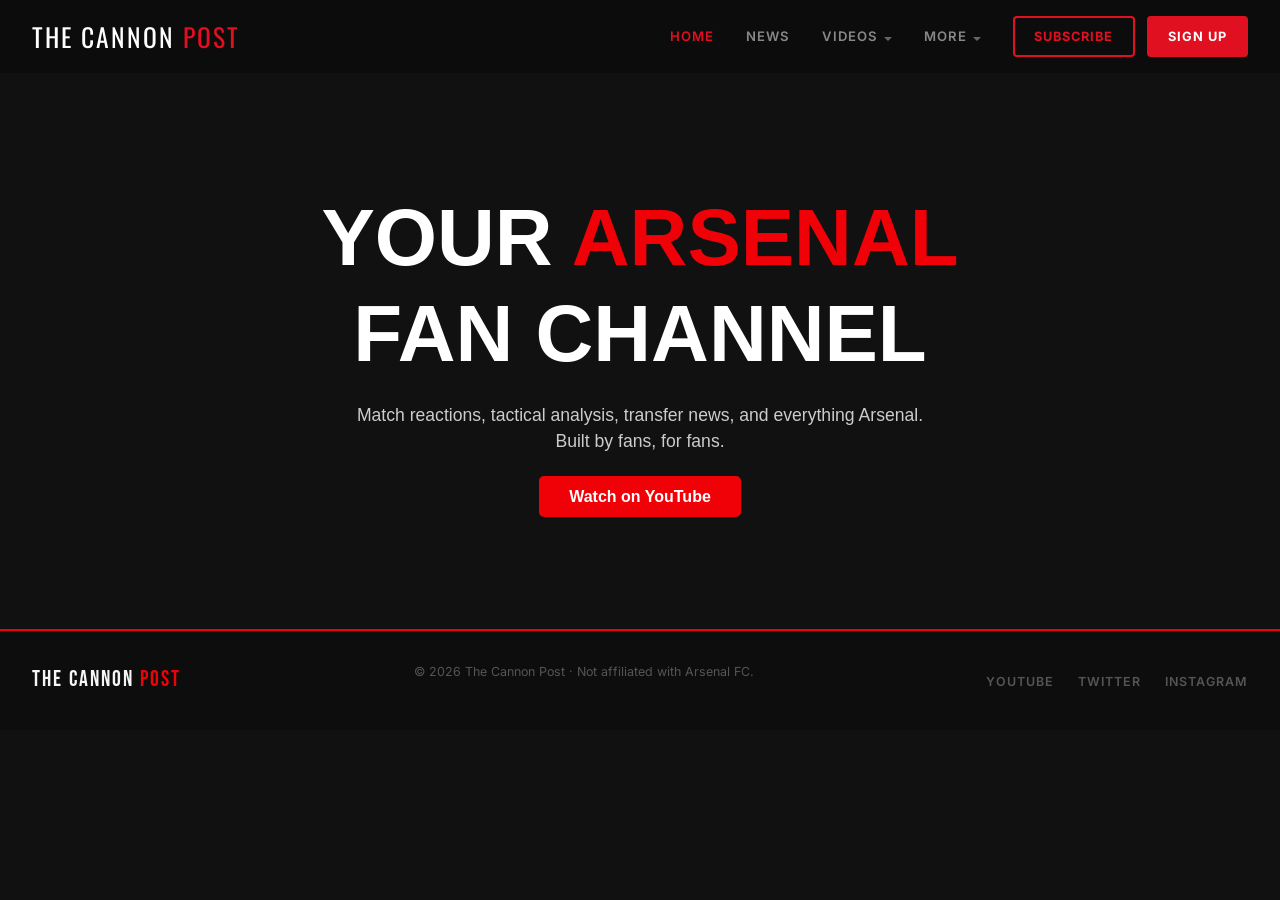
<file: index.html>
<!DOCTYPE html>
<html lang="en">
<head>
    <meta charset="UTF-8">
    <meta name="viewport" content="width=device-width, initial-scale=1.0">
    <title>The Cannon Post</title>

    <link href="https://cdn.jsdelivr.net/npm/bootstrap@5.3.3/dist/css/bootstrap.min.css" rel="stylesheet">

    <style>
        body {
            background-color: #111;
            color: white;
            font-family: Arial, sans-serif;
            padding-top: 70px;
        }

        .hero {
            text-align: center;
            padding: 120px 20px;
        }

        .hero h1 {
            font-size: 5rem;
            font-weight: bold;
            text-transform: uppercase;
            margin-bottom: 20px;
        }

        .hero h1 span {
            color: #EF0107;
        }

        .hero p {
            max-width: 600px;
            margin: auto;
            color: #ccc;
            font-size: 1.1rem;
            margin-bottom: 30px;
        }

        .btn-red {
            background-color: #EF0107;
            color: white;
            padding: 12px 30px;
            text-decoration: none;
            border-radius: 5px;
            font-weight: bold;
        }

        .btn-red:hover {
            background-color: #c50006;
            color: white;
        }
    </style>
</head>
<body>

    <div id="navbar"></div>

    <section class="hero">
        <h1>
            Your <span>Arsenal</span><br>
            Fan Channel
        </h1>

        <p>
            Match reactions, tactical analysis, transfer news,
            and everything Arsenal. Built by fans, for fans.
        </p>

        <a href="#" class="btn-red">
            Watch on YouTube
        </a>
    </section>

    <div id="footer"></div>

    <script src="js_files/layout.js"></script>
    <script src="https://cdn.jsdelivr.net/npm/bootstrap@5.3.3/dist/js/bootstrap.bundle.min.js"></script>

</body>
</html>
</file>
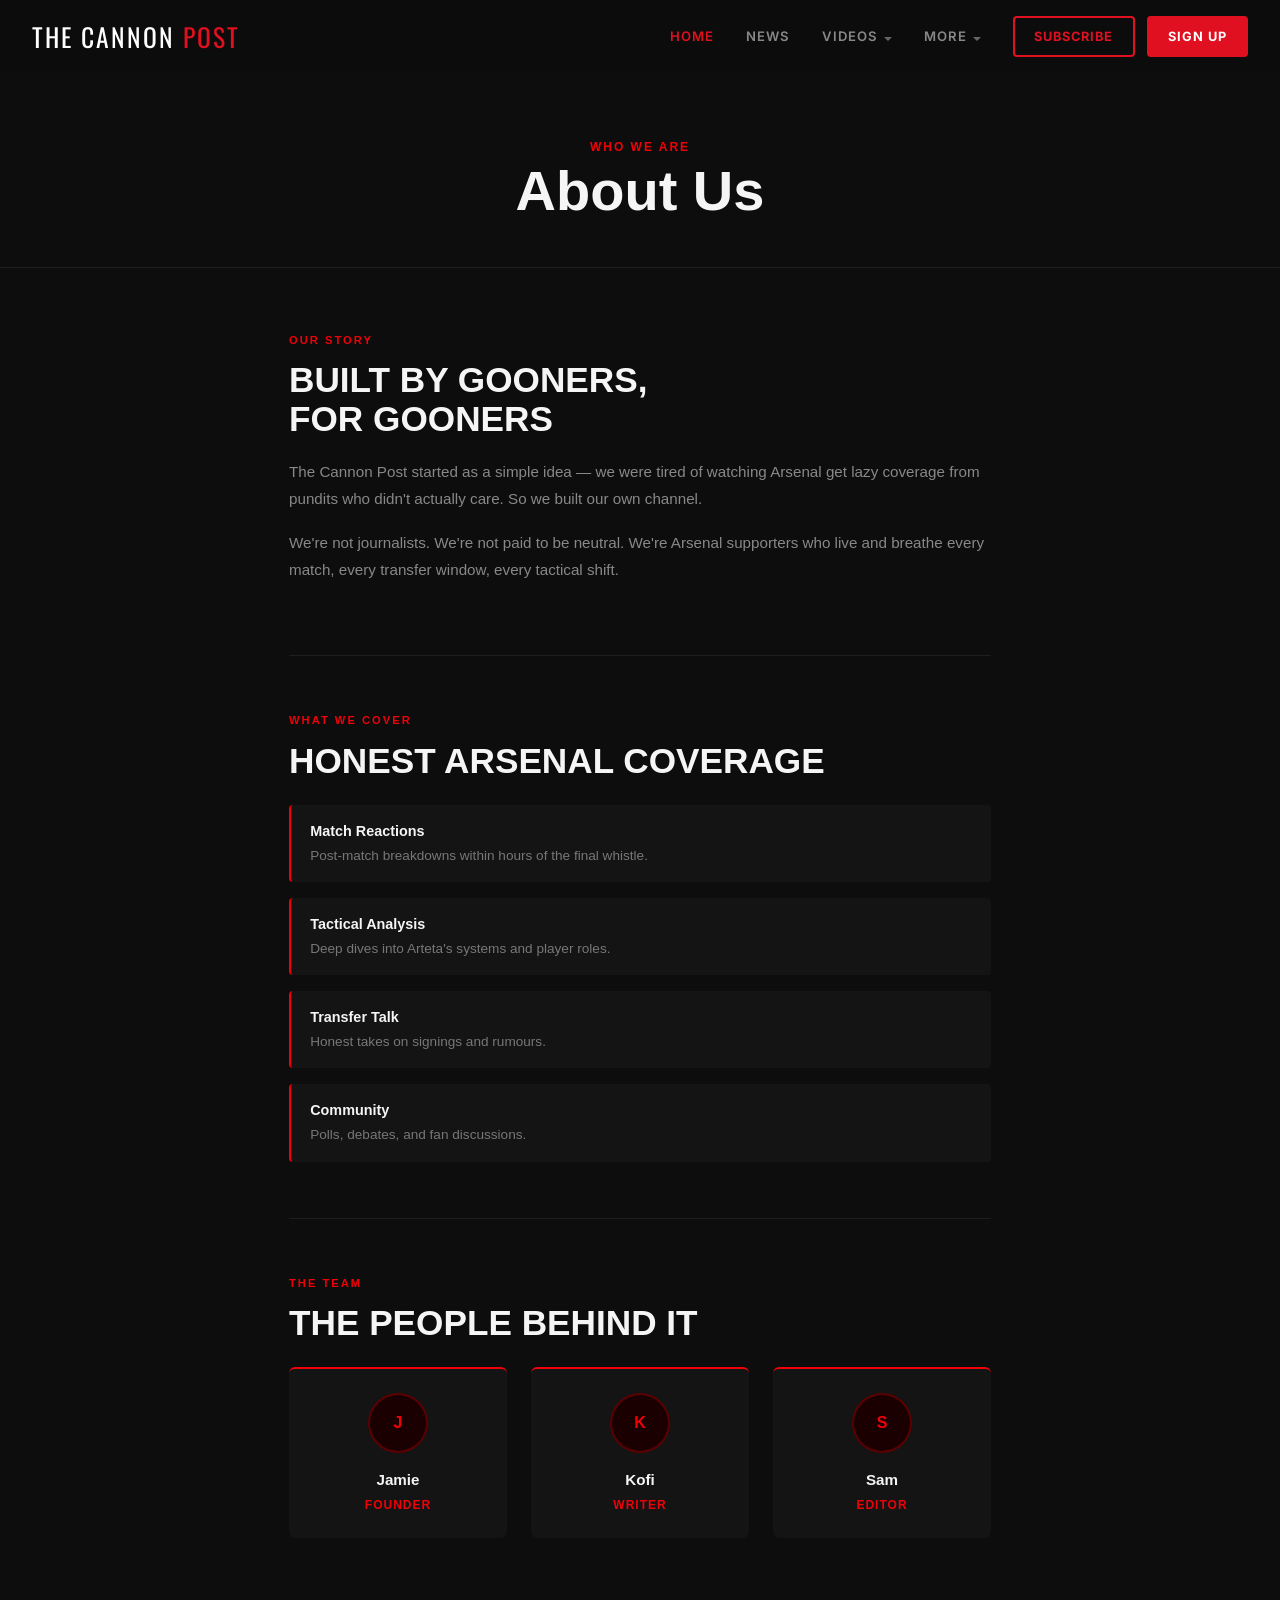
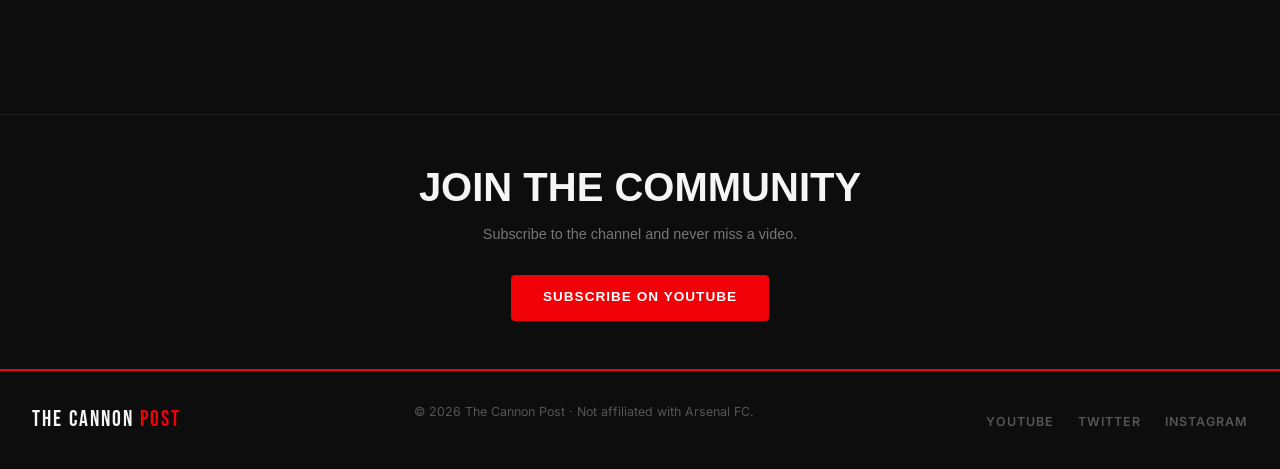
<file: aboutUs.html>
<!DOCTYPE html>
<html lang="en">
<head>
    <meta charset="UTF-8">
    <meta name="viewport" content="width=device-width, initial-scale=1.0">
    <title>About Us – The Cannon Post</title>

    <link href="https://cdn.jsdelivr.net/npm/bootstrap@5.3.3/dist/css/bootstrap.min.css" rel="stylesheet">

    <style>
        body {
            background: #0D0D0D;
            color: #F5F5F5;
            font-family: Arial, sans-serif;
            margin: 0;
            padding-top: 70px;
        }

        /* Page header */
        .page-header {
            text-align: center;
            padding: 4rem 1.5rem 3rem;
            border-bottom: 1px solid rgba(255,255,255,0.07);
        }

        .page-header span {
            font-size: 0.75rem;
            font-weight: 700;
            letter-spacing: 2px;
            text-transform: uppercase;
            color: #EF0107;
        }

        .page-header h1 {
            font-size: 3.5rem;
            font-weight: bold;
            margin: 0.3rem 0 0;
            line-height: 1;
        }

        .about-section {
            max-width: 750px;
            margin: 0 auto;
            padding: 4rem 1.5rem;
        }

        /* Blocks */
        .about-block {
            margin-bottom: 3.5rem;
            padding-bottom: 3.5rem;
            border-bottom: 1px solid rgba(255,255,255,0.07);
        }

        .about-block:last-child {
            border-bottom: none;
        }

        .block-label {
            font-size: 0.7rem;
            font-weight: 700;
            letter-spacing: 2px;
            text-transform: uppercase;
            color: #EF0107;
            margin-bottom: 0.8rem;
        }

        .block-title {
            font-size: 2.2rem;
            font-weight: bold;
            line-height: 1.1;
            margin-bottom: 1.2rem;
        }

        .block-text {
            color: #888;
            font-size: 0.95rem;
            line-height: 1.8;
            margin-bottom: 1rem;
        }

        /* Pillars */
        .pillars {
            display: flex;
            flex-direction: column;
            gap: 1rem;
            margin-top: 1.5rem;
        }

        .pillar {
            display: flex;
            gap: 1rem;
            padding: 1rem 1.2rem;
            background: #141414;
            border-left: 2px solid #EF0107;
            border-radius: 4px;
        }

        .pillar-title {
            font-size: 0.9rem;
            font-weight: bold;
            margin-bottom: 0.2rem;
        }

        .pillar-desc {
            font-size: 0.85rem;
            color: #777;
            line-height: 1.5;
        }

        /* Team */
        .team-grid {
            display: grid;
            grid-template-columns: repeat(auto-fit, minmax(200px, 1fr));
            gap: 1.5rem;
            margin-top: 1.5rem;
        }

        .team-card {
            background: #141414;
            border-radius: 6px;
            padding: 1.5rem;
            text-align: center;
            border-top: 2px solid #EF0107;
        }

        .team-avatar {
            width: 60px;
            height: 60px;
            border-radius: 50%;
            background: #1a0000;
            border: 2px solid rgba(239,1,7,0.3);
            margin: 0 auto 1rem;
            display: flex;
            align-items: center;
            justify-content: center;
            font-weight: bold;
            color: #EF0107;
        }

        .team-name {
            font-weight: bold;
            font-size: 0.95rem;
            margin-bottom: 0.3rem;
        }

        .team-role {
            font-size: 0.75rem;
            color: #EF0107;
            font-weight: bold;
            letter-spacing: 1px;
            text-transform: uppercase;
        }

        /* CTA */
        .about-cta {
            text-align: center;
            padding: 3rem 1.5rem;
            border-top: 1px solid rgba(255,255,255,0.07);
        }

        .about-cta h2 {
            font-size: 2.5rem;
            font-weight: bold;
            margin-bottom: 0.8rem;
        }

        .about-cta p {
            color: #777;
            font-size: 0.9rem;
            margin-bottom: 1.8rem;
        }

        .btn-red {
            background: #EF0107;
            color: white;
            padding: 0.8rem 2rem;
            border-radius: 4px;
            font-weight: bold;
            font-size: 0.85rem;
            letter-spacing: 1px;
            text-transform: uppercase;
            text-decoration: none;
            display: inline-block;
        }

        .btn-red:hover {
            background: #c8000a;
            color: white;
        }
    </style>
</head>
<body>

    <div id="navbar"></div>

    <!-- Header -->
    <div class="page-header">
        <span>Who We Are</span>
        <h1>About Us</h1>
    </div>

    <div class="about-section">

        <!-- Story -->
        <div class="about-block">
            <div class="block-label">Our Story</div>
            <h2 class="block-title">BUILT BY GOONERS,<br>FOR GOONERS</h2>

            <p class="block-text">
                The Cannon Post started as a simple idea — we were tired of watching Arsenal get lazy coverage from pundits who didn't actually care. So we built our own channel.
            </p>

            <p class="block-text">
                We're not journalists. We're not paid to be neutral. We're Arsenal supporters who live and breathe every match, every transfer window, every tactical shift.
            </p>
        </div>

        <!-- What we do -->
        <div class="about-block">
            <div class="block-label">What We Cover</div>
            <h2 class="block-title">HONEST ARSENAL COVERAGE</h2>

            <div class="pillars">
                <div class="pillar">
                    <div>
                        <div class="pillar-title">Match Reactions</div>
                        <div class="pillar-desc">Post-match breakdowns within hours of the final whistle.</div>
                    </div>
                </div>

                <div class="pillar">
                    <div>
                        <div class="pillar-title">Tactical Analysis</div>
                        <div class="pillar-desc">Deep dives into Arteta's systems and player roles.</div>
                    </div>
                </div>

                <div class="pillar">
                    <div>
                        <div class="pillar-title">Transfer Talk</div>
                        <div class="pillar-desc">Honest takes on signings and rumours.</div>
                    </div>
                </div>

                <div class="pillar">
                    <div>
                        <div class="pillar-title">Community</div>
                        <div class="pillar-desc">Polls, debates, and fan discussions.</div>
                    </div>
                </div>
            </div>
        </div>

        <!-- Team -->
        <div class="about-block">
            <div class="block-label">The Team</div>
            <h2 class="block-title">THE PEOPLE BEHIND IT</h2>

            <div class="team-grid">
                <div class="team-card">
                    <div class="team-avatar">J</div>
                    <div class="team-name">Jamie</div>
                    <div class="team-role">Founder</div>
                </div>

                <div class="team-card">
                    <div class="team-avatar">K</div>
                    <div class="team-name">Kofi</div>
                    <div class="team-role">Writer</div>
                </div>

                <div class="team-card">
                    <div class="team-avatar">S</div>
                    <div class="team-name">Sam</div>
                    <div class="team-role">Editor</div>
                </div>
            </div>
        </div>

    </div>

    <!-- CTA -->
    <div class="about-cta">
        <h2>JOIN THE COMMUNITY</h2>
        <p>Subscribe to the channel and never miss a video.</p>
        <a href="#" class="btn-red">Subscribe on YouTube</a>
    </div>

    <div id="footer"></div>

    <script src="js_files/layout.js"></script>
    <script src="https://cdn.jsdelivr.net/npm/bootstrap@5.3.3/dist/js/bootstrap.bundle.min.js"></script>

</body>
</html>
</file>
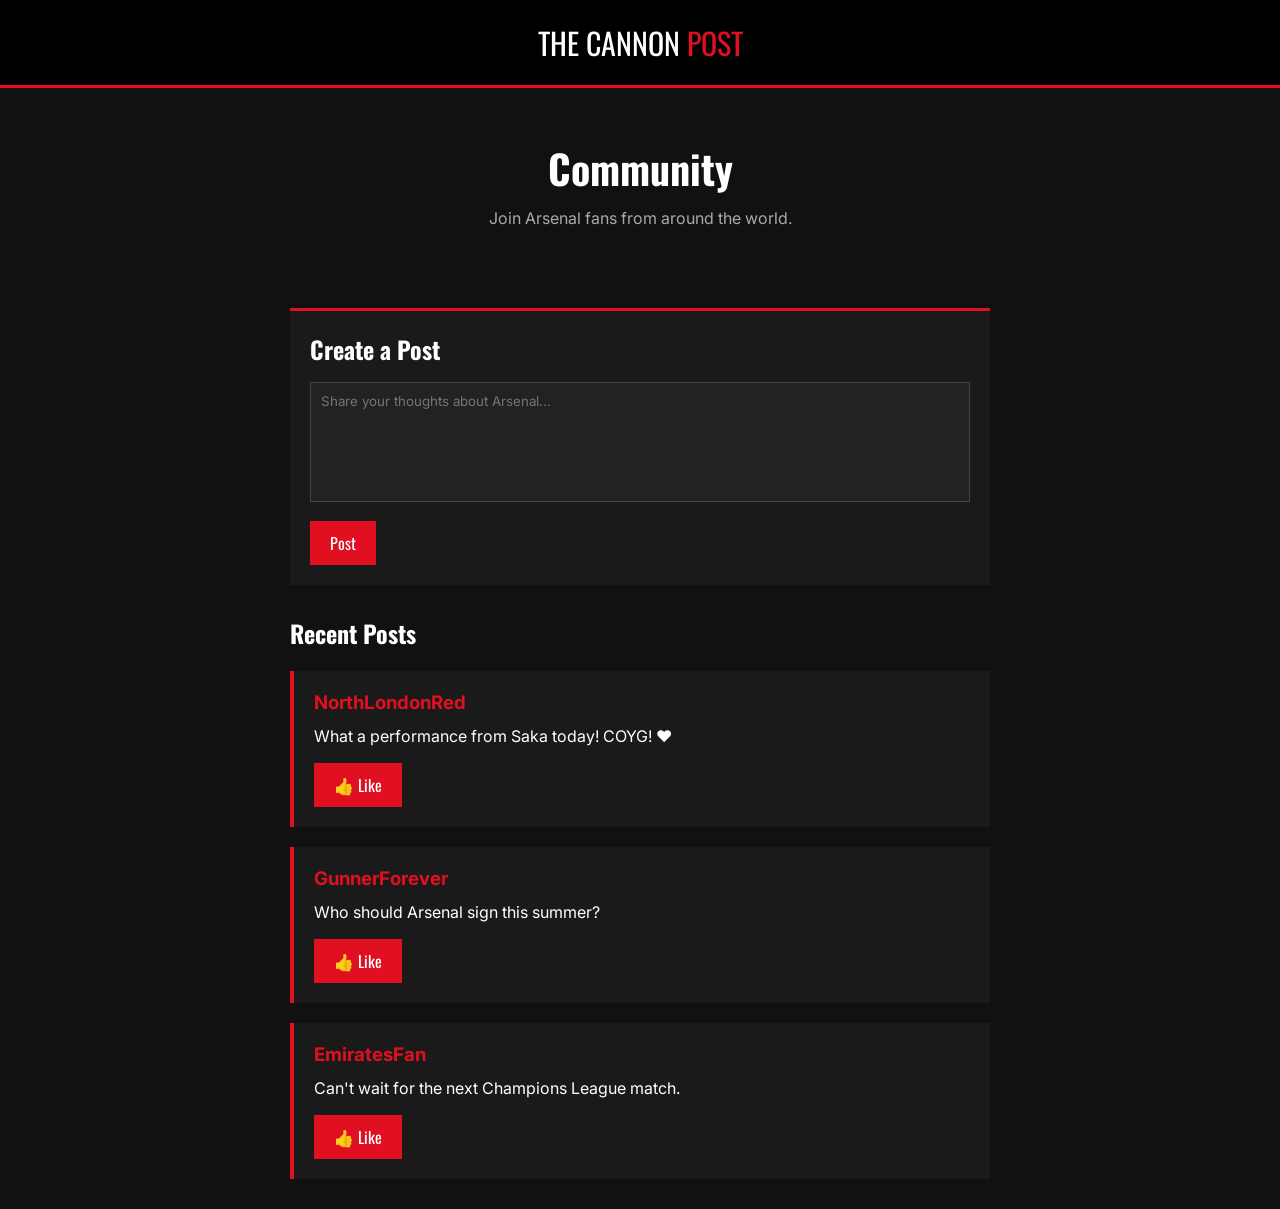
<file: community.html>
<!DOCTYPE html>
<html lang="en">
<head>
    <!-- Character encoding -->
    <meta charset="UTF-8">

    <!-- Responsive page -->
    <meta name="viewport" content="width=device-width, initial-scale=1.0">

    <!-- Page title -->
    <title>Community - The Cannon Post</title>

    <!-- Google Fonts -->
    <link href="https://fonts.googleapis.com/css2?family=Oswald:wght@600;700&family=Inter:wght@400;600&display=swap" rel="stylesheet">

    <!-- CSS -->
    <link rel="stylesheet" href="./community.css">
</head>

<body>
<div id="navbar"></div>
<!-- Header -->
<header>
    <a href="./index.html">
        THE CANNON <span>POST</span>
    </a>
</header>

<!-- Hero section -->
<section class="hero">
    <h1>Community</h1>
    <p>Join Arsenal fans from around the world.</p>
</section>

<!-- Create Post -->
<section class="post-box">

    <h2>Create a Post</h2>

    <textarea
        id="postInput"
        placeholder="Share your thoughts about Arsenal..."
        maxlength="200"></textarea>

    <button onclick="addPost()">
        Post
    </button>

</section>

<!-- Posts -->
<section class="posts">

    <h2>Recent Posts</h2>

    <div id="postList">

        <div class="post">
            <h3>NorthLondonRed</h3>
            <p>What a performance from Saka today! COYG! ❤️</p>
            <button onclick="like(this)">👍 Like</button>
        </div>

        <div class="post">
            <h3>GunnerForever</h3>
            <p>Who should Arsenal sign this summer?</p>
            <button onclick="like(this)">👍 Like</button>
        </div>

        <div class="post">
            <h3>EmiratesFan</h3>
            <p>Can't wait for the next Champions League match.</p>
            <button onclick="like(this)">👍 Like</button>
        </div>

    </div>

</section>

<div id="footer"></div>

<script>

// Add a new post
function addPost(){

    const input = document.getElementById("postInput");
    const text = input.value.trim();

    if(text === ""){
        alert("Write something first.");
        return;
    }

    const posts = document.getElementById("postList");

    posts.innerHTML =
    `
    <div class="post">
        <h3>You</h3>
        <p>${text}</p>
        <button onclick="like(this)">👍 Like</button>
    </div>
    `
    + posts.innerHTML;

    input.value = "";

}

// Like button
function like(button){

    button.innerHTML = "Liked";

}

</script>

</body>
</html>
</file>
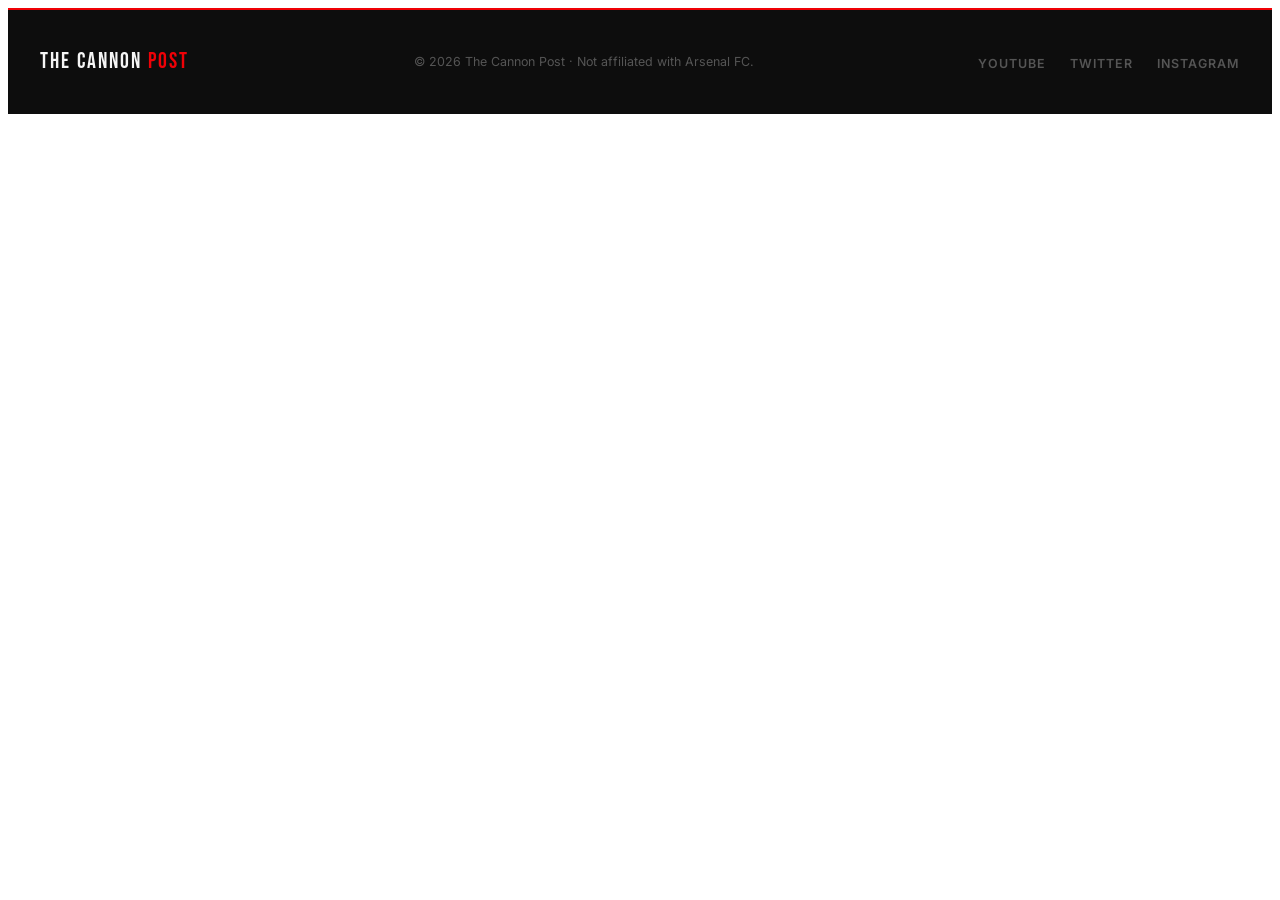
<file: footer.html>
<!DOCTYPE html>
<html lang="en">
<head>
    <meta charset="UTF-8">
    <meta name="viewport" content="width=device-width, initial-scale=1.0">
    <title>Document</title>
</head>
    <link href="https://fonts.googleapis.com/css2?family=Bebas+Neue&family=Inter:wght@400;600&display=swap" rel="stylesheet">

<style>
    .site-footer {
        background: #0D0D0D;
        border-top: 2px solid #EF0107;
        padding: 2rem;
        display: flex;
        align-items: center;
        justify-content: space-between;
        flex-wrap: wrap;
        gap: 1rem;
        font-family: 'Inter', sans-serif;
    }

    .footer-logo {
        font-family: 'Bebas Neue', sans-serif;
        font-size: 1.4rem;
        letter-spacing: 2px;
        color: #F5F5F5;
        text-decoration: none;
    }
    .footer-logo span { color: #EF0107; }

    .footer-copy {
        font-size: 0.78rem;
        color: #555;
    }

    .footer-links {
        display: flex;
        gap: 1.5rem;
        list-style: none;
        padding: 0;
        margin: 0;
    }
    .footer-links a {
        color: #555;
        text-decoration: none;
        font-size: 0.78rem;
        font-weight: 600;
        letter-spacing: 1px;
        text-transform: uppercase;
        transition: color 0.2s;
    }
    .footer-links a:hover { color: #EF0107; }

    @media (max-width: 576px) {
        .site-footer { flex-direction: column; align-items: center; text-align: center; }
    }
</style>
<body>


<footer class="site-footer">
    <a class="footer-logo" href="#">THE CANNON <span>POST</span></a>
    <p class="footer-copy">© 2026 The Cannon Post · Not affiliated with Arsenal FC.</p>
    <ul class="footer-links">
        <li><a href="#">YouTube</a></li>
        <li><a href="#">Twitter</a></li>
        <li><a href="#">Instagram</a></li>
    </ul>
</footer>
</body>
</html>
</file>
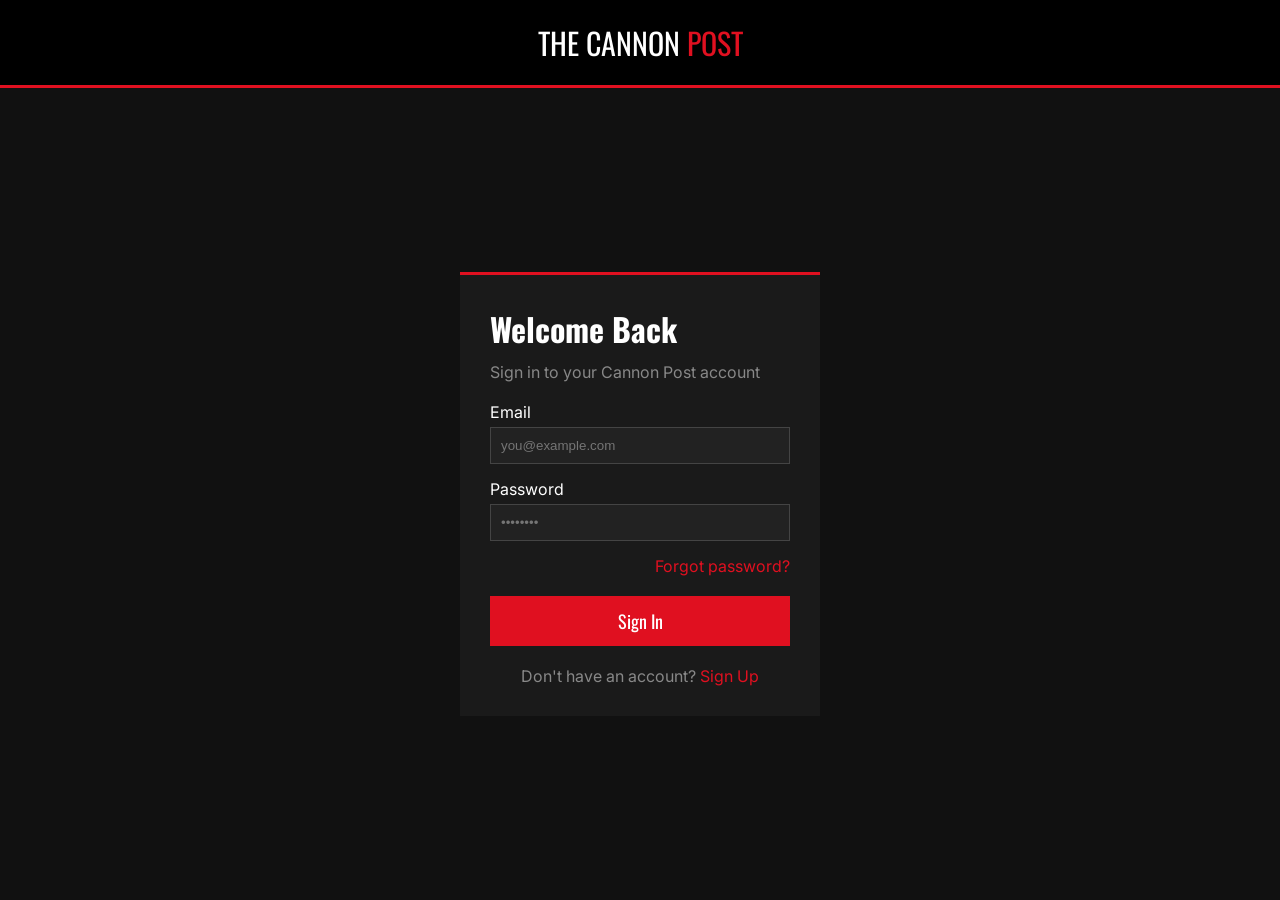
<file: login.html>
<!DOCTYPE html>
<html lang="en">
<head>
<meta charset="UTF-8">
<meta name="viewport" content="width=device-width, initial-scale=1.0">
<title>Log In – The Cannon Post</title>

<link href="https://fonts.googleapis.com/css2?family=Oswald:wght@600;700&family=Inter:wght@400;600&display=swap" rel="stylesheet">

<style>
*{
    margin:0;
    padding:0;
    box-sizing:border-box;
}

body{
    font-family:'Inter',sans-serif;
    background:#111;
    color:#fff;
    display:flex;
    flex-direction:column;
    min-height:100vh;
}

header{
    background:#000;
    text-align:center;
    padding:20px;
    border-bottom:3px solid #e01020;
}

header a{
    color:#fff;
    text-decoration:none;
    font-family:'Oswald',sans-serif;
    font-size:30px;
}

header span{
    color:#e01020;
}

.page{
    flex:1;
    display:flex;
    justify-content:center;
    align-items:center;
}

.card{
    width:360px;
    background:#1a1a1a;
    padding:30px;
    border-top:3px solid #e01020;
}

.card h1{
    font-family:'Oswald',sans-serif;
    margin-bottom:10px;
}

.card p{
    color:#888;
    margin-bottom:20px;
}

label{
    display:block;
    margin-bottom:5px;
}

input{
    width:100%;
    padding:10px;
    margin-bottom:15px;
    background:#222;
    color:white;
    border:1px solid #444;
}

input:focus{
    border-color:#e01020;
    outline:none;
}

.forgot{
    text-align:right;
    margin-bottom:20px;
}

.forgot a,
.switch a{
    color:#e01020;
    text-decoration:none;
}

button{
    width:100%;
    padding:12px;
    border:none;
    background:#e01020;
    color:white;
    cursor:pointer;
    font-family:'Oswald',sans-serif;
    font-size:18px;
}

button:hover{
    opacity:.9;
}

.switch{
    text-align:center;
    margin-top:20px;
    color:#888;
}
</style>
</head>

<body>

    <div id="navbar"></div>

<header>
    <a href="./index.html">THE CANNON <span>POST</span></a>
</header>

<div class="page">
    <div class="card">

        <h1>Welcome Back</h1>
        <p>Sign in to your Cannon Post account</p>

        <label>Email</label>
        <input type="email" id="email" placeholder="you@example.com">

        <label>Password</label>
        <input type="password" id="password" placeholder="••••••••">

        <div class="forgot">
            <a href="#">Forgot password?</a>
        </div>

        <button onclick="login()">Sign In</button>

        <div class="switch">
            Don't have an account?
            <a href="./signup.html">Sign Up</a>
        </div>

    </div>
</div>

<div id="footer"></div>

<script>
function login(){
    const email=document.getElementById("email").value.trim();
    const password=document.getElementById("password").value.trim();

    if(email==="" || password===""){
        alert("Please fill in all fields.");
        return;
    }

    alert("Signed in successfully!");
    window.location.href="./index.html";
}
</script>

</body>
</html>
</file>
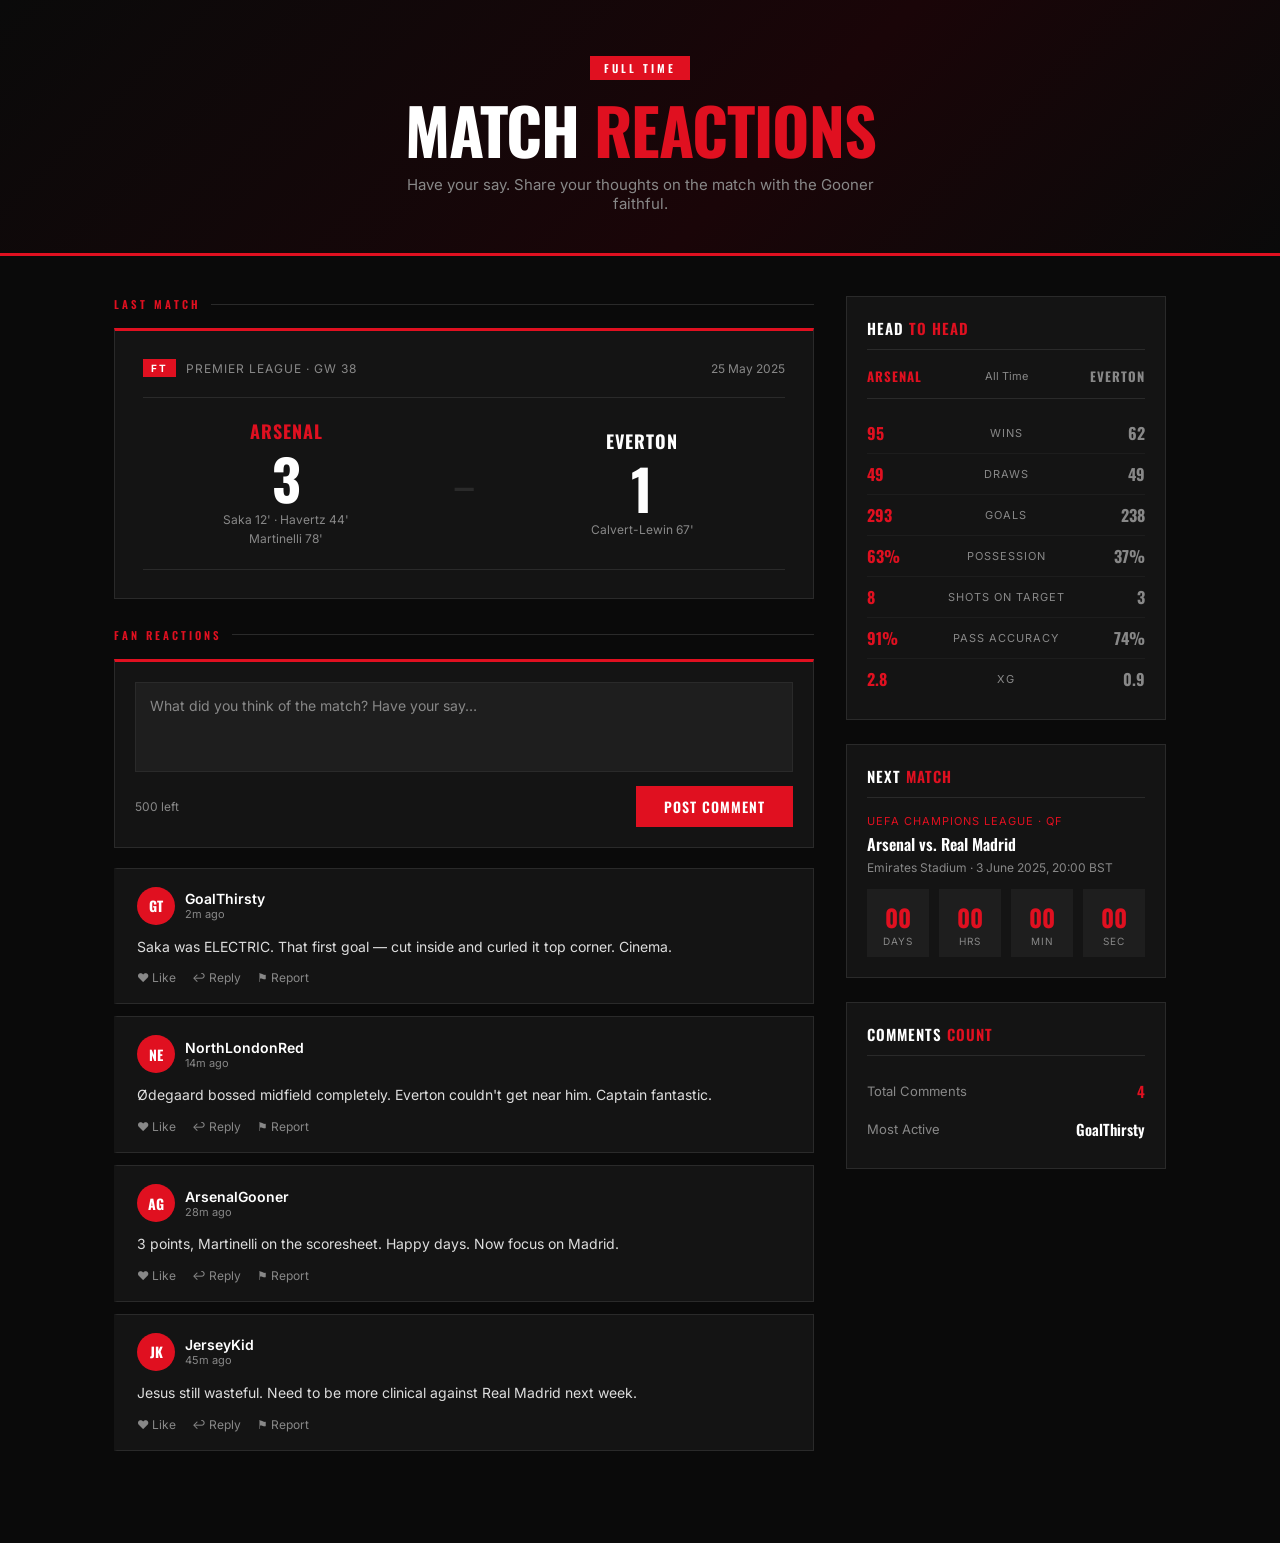
<file: match_reactions.html>
<!DOCTYPE html>
<html lang="en">
<head>
  <meta charset="UTF-8" />
  <meta name="viewport" content="width=device-width, initial-scale=1.0"/>
  <title>Match Reactions – The Cannon Post</title>
  <link rel="preconnect" href="https://fonts.googleapis.com">
  <link href="https://fonts.googleapis.com/css2?family=Oswald:wght@400;600;700&family=Inter:wght@400;500;600&display=swap" rel="stylesheet">
  <style>
    *, *::before, *::after { box-sizing: border-box; margin: 0; padding: 0; }

    :root {
      --red: #E01020;
      --red-hover: #c00d1c;
      --black: #0a0a0a;
      --surface: #141414;
      --surface2: #1e1e1e;
      --border: #2a2a2a;
      --white: #ffffff;
      --muted: #888;
      --text: #ddd;
    }

    body { background: var(--black); color: var(--white); font-family: 'Inter', sans-serif; min-height: 100vh; }

    /* ── NAVBAR
       The navbar is a separate file connected here.
       It should use font-family: 'Oswald', sans-serif
       for all nav links and the site title/logo text.
       Oswald is already loaded via Google Fonts above. ── */
    #navbar-placeholder { min-height: 60px; background: #0a0a0a; border-bottom: 1px solid var(--border); }

    .page-hero {
      background: linear-gradient(135deg, #0a0a0a 0%, #1a0508 60%, #0a0a0a 100%);
      border-bottom: 3px solid var(--red);
      padding: 56px 24px 40px;
      text-align: center;
    }
    .page-hero .eyebrow {
      display: inline-block; background: var(--red); color: #fff;
      font-family: 'Oswald', sans-serif; font-size: 11px; font-weight: 600;
      letter-spacing: 3px; text-transform: uppercase; padding: 4px 14px; margin-bottom: 16px;
    }
    .page-hero h1 { font-family: 'Oswald', sans-serif; font-size: clamp(36px,6vw,64px); font-weight: 700; letter-spacing: -1px; line-height: 1.05; }
    .page-hero h1 span { color: var(--red); }
    .page-hero p { margin-top: 12px; color: var(--muted); font-size: 15px; max-width: 480px; margin-inline: auto; }

    .main-content {
      max-width: 1100px; margin: 0 auto;
      padding: 40px 24px 80px;
      display: grid;
      grid-template-columns: 1fr 320px;
      gap: 32px;
    }
    @media (max-width: 900px) { .main-content { grid-template-columns: 1fr; } }

    .section-label {
      font-family: 'Oswald', sans-serif; font-size: 11px; font-weight: 600;
      letter-spacing: 3px; text-transform: uppercase;
      color: var(--red); margin-bottom: 16px;
      display: flex; align-items: center; gap: 10px;
    }
    .section-label::after { content: ''; flex: 1; height: 1px; background: var(--border); }

    /* ── MATCH CARD ── */
    .featured-match {
      background: var(--surface);
      border: 1px solid var(--border);
      border-top: 3px solid var(--red);
      padding: 28px;
      margin-bottom: 28px;
    }
    .match-meta { display: flex; align-items: center; gap: 10px; margin-bottom: 20px; }
    .live-badge {
      background: var(--red); color: #fff;
      font-size: 10px; font-weight: 700; letter-spacing: 2px; padding: 3px 8px;
    }
    .match-comp { font-size: 12px; color: var(--muted); text-transform: uppercase; letter-spacing: 1px; }
    .match-date { font-size: 12px; color: var(--muted); margin-left: auto; }

    .scoreline {
      display: flex; align-items: center; justify-content: center; gap: 24px;
      padding: 20px 0;
      border-top: 1px solid var(--border);
      border-bottom: 1px solid var(--border);
    }
    .team-block { text-align: center; flex: 1; }
    .team-name { font-family: 'Oswald', sans-serif; font-size: 18px; font-weight: 700; letter-spacing: 1px; text-transform: uppercase; margin-bottom: 6px; }
    .team-name.arsenal { color: var(--red); }
    .score-display { font-family: 'Oswald', sans-serif; font-size: 56px; font-weight: 700; color: var(--white); line-height: 1; }
    .score-sep { font-family: 'Oswald', sans-serif; font-size: 40px; color: var(--border); font-weight: 400; }
    .scorers { font-size: 12px; color: var(--muted); margin-top: 4px; line-height: 1.6; }

    /* ── COMMENT BOX ── */
    .reaction-composer {
      background: var(--surface);
      border: 1px solid var(--border);
      border-top: 3px solid var(--red);
      padding: 20px;
      margin-bottom: 20px;
    }
    .reaction-composer textarea {
      width: 100%;
      background: var(--surface2);
      border: 1px solid var(--border);
      color: var(--white);
      font-family: 'Inter', sans-serif;
      font-size: 14px;
      padding: 14px;
      resize: none;
      height: 90px;
      outline: none;
      transition: border-color .2s;
    }
    .reaction-composer textarea:focus { border-color: var(--red); }
    .reaction-composer textarea::placeholder { color: var(--muted); }
    .composer-actions {
      display: flex; align-items: center; justify-content: space-between; margin-top: 10px;
    }
    .char-count { font-size: 12px; color: var(--muted); }
    .btn-post {
      background: var(--red); color: #fff; border: none;
      font-family: 'Oswald', sans-serif; font-size: 14px; font-weight: 600;
      letter-spacing: 1px; text-transform: uppercase; padding: 10px 28px;
      cursor: pointer; transition: background .2s;
    }
    .btn-post:hover { background: var(--red-hover); }

    /* ── COMMENT CARDS ── */
    .reaction-card {
      background: var(--surface);
      border: 1px solid var(--border);
      border-left: 3px solid transparent;
      padding: 18px 20px;
      margin-bottom: 12px;
      transition: border-left-color .2s;
    }
    .reaction-card:hover { border-left-color: var(--red); }
    .rc-header { display: flex; align-items: center; gap: 10px; margin-bottom: 10px; }
    .rc-avatar {
      width: 38px; height: 38px; background: var(--red); border-radius: 50%;
      display: flex; align-items: center; justify-content: center;
      font-family: 'Oswald', sans-serif; font-size: 14px; font-weight: 700; flex-shrink: 0;
    }
    .rc-meta .username { font-size: 14px; font-weight: 600; }
    .rc-meta .timestamp { font-size: 11px; color: var(--muted); }
    .rc-body { font-size: 14px; color: var(--text); line-height: 1.7; }
    .rc-actions { display: flex; gap: 16px; margin-top: 12px; }
    .rc-action-btn {
      background: none; border: none; color: var(--muted);
      font-size: 12px; cursor: pointer; display: flex; align-items: center; gap: 5px;
      transition: color .2s; font-family: 'Inter', sans-serif;
    }
    .rc-action-btn:hover { color: var(--red); }

    /* ── SIDEBAR ── */
    .sidebar { display: flex; flex-direction: column; gap: 24px; }
    .sidebar-card { background: var(--surface); border: 1px solid var(--border); padding: 20px; }
    .sidebar-card h3 {
      font-family: 'Oswald', sans-serif; font-size: 15px; font-weight: 600;
      text-transform: uppercase; letter-spacing: 1px;
      margin-bottom: 16px; padding-bottom: 10px; border-bottom: 1px solid var(--border);
    }
    .sidebar-card h3 span { color: var(--red); }

    /* Head to head stats */
    .h2h-teams {
      display: flex; justify-content: space-between; align-items: center;
      margin-bottom: 14px; padding-bottom: 12px; border-bottom: 1px solid var(--border);
    }
    .h2h-team { font-family: 'Oswald', sans-serif; font-size: 13px; font-weight: 700; text-transform: uppercase; letter-spacing: 1px; }
    .h2h-team.arsenal { color: var(--red); }
    .h2h-team.opp { color: var(--muted); }
    .h2h-vs { font-size: 11px; color: var(--muted); }

    .h2h-row {
      display: grid;
      grid-template-columns: 1fr auto 1fr;
      align-items: center;
      gap: 8px;
      padding: 8px 0;
    }
    .h2h-row + .h2h-row { border-top: 1px solid rgba(255,255,255,0.04); }
    .h2h-val-left { font-family: 'Oswald', sans-serif; font-size: 16px; font-weight: 700; color: var(--red); text-align: left; }
    .h2h-val-right { font-family: 'Oswald', sans-serif; font-size: 16px; font-weight: 700; color: var(--muted); text-align: right; }
    .h2h-label { font-size: 11px; color: var(--muted); text-align: center; text-transform: uppercase; letter-spacing: 1px; }

    .stat-row { display: flex; justify-content: space-between; align-items: center; padding: 8px 0; }
    .stat-label { font-size: 13px; color: var(--muted); }
    .stat-value { font-family: 'Oswald', sans-serif; font-size: 15px; font-weight: 600; }

    .next-match-item { display: flex; flex-direction: column; gap: 4px; }
    .next-match-item .comp { font-size: 11px; color: var(--red); text-transform: uppercase; letter-spacing: 1px; }
    .next-match-item .teams { font-family: 'Oswald', sans-serif; font-size: 16px; font-weight: 600; }
    .next-match-item .details { font-size: 12px; color: var(--muted); }
    .countdown { display: flex; gap: 10px; margin-top: 14px; }
    .countdown-block { text-align: center; flex: 1; background: var(--surface2); padding: 10px 6px; }
    .countdown-block .num { font-family: 'Oswald', sans-serif; font-size: 24px; font-weight: 700; color: var(--red); }
    .countdown-block .unit { font-size: 10px; color: var(--muted); text-transform: uppercase; letter-spacing: 1px; }

    #footer-placeholder { min-height: 80px; background: #0a0a0a; border-top: 1px solid var(--border); }
  </style>
</head>
<body>

  <div id="navbar"></div>

  <div class="page-hero">
    <div class="eyebrow">Full Time</div>
    <h1>MATCH <span>REACTIONS</span></h1>
    <p>Have your say. Share your thoughts on the match with the Gooner faithful.</p>
  </div>

  <div class="main-content">

    <!-- LEFT COLUMN -->
    <div class="left-col">

      <!-- Match Score -->
      <div class="section-label">Last Match</div>
      <div class="featured-match">
        <div class="match-meta">
          <span class="live-badge">FT</span>
          <span class="match-comp">Premier League · GW 38</span>
          <span class="match-date">25 May 2025</span>
        </div>
        <div class="scoreline">
          <div class="team-block">
            <div class="team-name arsenal">Arsenal</div>
            <div class="score-display">3</div>
            <div class="scorers">Saka 12' · Havertz 44'<br>Martinelli 78'</div>
          </div>
          <div class="score-sep">–</div>
          <div class="team-block">
            <div class="team-name">Everton</div>
            <div class="score-display">1</div>
            <div class="scorers">Calvert-Lewin 67'</div>
          </div>
        </div>
      </div>

      <!-- Comment Box -->
      <div class="section-label">Fan Reactions</div>
      <div class="reaction-composer">
        <textarea id="reaction-input" placeholder="What did you think of the match? Have your say…" maxlength="500" oninput="updateCount()"></textarea>
        <div class="composer-actions">
          <span class="char-count" id="char-count">500 left</span>
          <button class="btn-post" onclick="postReaction()">Post Comment</button>
        </div>
      </div>

      <!-- Comments Feed -->
      <div id="reactions-list"></div>
    </div>

    <!-- SIDEBAR -->
    <aside class="sidebar">

      <div class="sidebar-card">
        <h3>Head <span>to Head</span></h3>
        <div class="h2h-teams">
          <span class="h2h-team arsenal">Arsenal</span>
          <span class="h2h-vs">All Time</span>
          <span class="h2h-team opp">Everton</span>
        </div>
        <div class="h2h-row">
          <div class="h2h-val-left">95</div>
          <div class="h2h-label">Wins</div>
          <div class="h2h-val-right">62</div>
        </div>
        <div class="h2h-row">
          <div class="h2h-val-left">49</div>
          <div class="h2h-label">Draws</div>
          <div class="h2h-val-right">49</div>
        </div>
        <div class="h2h-row">
          <div class="h2h-val-left">293</div>
          <div class="h2h-label">Goals</div>
          <div class="h2h-val-right">238</div>
        </div>
        <div class="h2h-row">
          <div class="h2h-val-left">63%</div>
          <div class="h2h-label">Possession</div>
          <div class="h2h-val-right">37%</div>
        </div>
        <div class="h2h-row">
          <div class="h2h-val-left">8</div>
          <div class="h2h-label">Shots on Target</div>
          <div class="h2h-val-right">3</div>
        </div>
        <div class="h2h-row">
          <div class="h2h-val-left">91%</div>
          <div class="h2h-label">Pass Accuracy</div>
          <div class="h2h-val-right">74%</div>
        </div>
        <div class="h2h-row">
          <div class="h2h-val-left">2.8</div>
          <div class="h2h-label">xG</div>
          <div class="h2h-val-right">0.9</div>
        </div>
      </div>

      <div class="sidebar-card">
        <h3>Next <span>Match</span></h3>
        <div class="next-match-item">
          <span class="comp">UEFA Champions League · QF</span>
          <div class="teams">Arsenal vs. Real Madrid</div>
          <div class="details">Emirates Stadium · 3 June 2025, 20:00 BST</div>
        </div>
        <div class="countdown">
          <div class="countdown-block"><div class="num" id="cd-d">--</div><div class="unit">Days</div></div>
          <div class="countdown-block"><div class="num" id="cd-h">--</div><div class="unit">Hrs</div></div>
          <div class="countdown-block"><div class="num" id="cd-m">--</div><div class="unit">Min</div></div>
          <div class="countdown-block"><div class="num" id="cd-s">--</div><div class="unit">Sec</div></div>
        </div>
      </div>

      <div class="sidebar-card">
        <h3>Comments <span>Count</span></h3>
        <div class="stat-row"><span class="stat-label">Total Comments</span><span class="stat-value" id="comment-count" style="color:var(--red)">4</span></div>
        <div class="stat-row"><span class="stat-label">Most Active</span><span class="stat-value">GoalThirsty</span></div>
      </div>

    </aside>
  </div>

  <div id="footer"></div>

  <script>

    // ─────────────────────────────────────────────
    // COMMENTS DATA
    // Each comment has four things:
    //   init  → the 2-letter initials shown in the avatar circle
    //   name  → the display name
    //   time  → how long ago the comment was posted
    //   text  → the actual comment text
    // To add more starter comments, copy one of the blocks below
    // and paste it inside the square brackets, separated by a comma.
    // ─────────────────────────────────────────────
    const comments = [
      {
        init: 'GT',
        name: 'GoalThirsty',
        time: '2m ago',
        text: 'Saka was ELECTRIC. That first goal — cut inside and curled it top corner. Cinema.'
      },
      {
        init: 'NE',
        name: 'NorthLondonRed',
        time: '14m ago',
        text: "Ødegaard bossed midfield completely. Everton couldn't get near him. Captain fantastic."
      },
      {
        init: 'AG',
        name: 'ArsenalGooner',
        time: '28m ago',
        text: '3 points, Martinelli on the scoresheet. Happy days. Now focus on Madrid.'
      },
      {
        init: 'JK',
        name: 'JerseyKid',
        time: '45m ago',
        text: 'Jesus still wasteful. Need to be more clinical against Real Madrid next week.'
      }
    ];


    // ─────────────────────────────────────────────
    // RENDER COMMENTS
    // This function reads the comments array above
    // and draws each one on the page as a card.
    // It also updates the comment count in the sidebar.
    // ─────────────────────────────────────────────
    function render() {
      const feed = document.getElementById('reactions-list');

      // Build all the comment cards as HTML and put them on the page
      feed.innerHTML = comments.map(function(c) {
        return `
          <div class="reaction-card">
            <div class="rc-header">
              <div class="rc-avatar">${c.init}</div>
              <div class="rc-meta">
                <div class="username">${c.name}</div>
                <div class="timestamp">${c.time}</div>
              </div>
            </div>
            <div class="rc-body">${c.text}</div>
            <div class="rc-actions">
              <button class="rc-action-btn" onclick="like(this)">♥ Like</button>
              <button class="rc-action-btn">↩ Reply</button>
              <button class="rc-action-btn">⚑ Report</button>
            </div>
          </div>
        `;
      }).join('');

      // Update the comment count shown in the sidebar
      document.getElementById('comment-count').textContent = comments.length;
    }


    // ─────────────────────────────────────────────
    // LIKE A COMMENT
    // When someone clicks ♥ Like, this turns it red.
    // ─────────────────────────────────────────────
    function like(btn) {
      btn.style.color = '#E01020';
    }


    // ─────────────────────────────────────────────
    // CHARACTER COUNTER
    // Runs every time the user types in the text box.
    // Shows how many characters they have left (max 500).
    // ─────────────────────────────────────────────
    function updateCount() {
      const textarea = document.getElementById('reaction-input');
      const remaining = 500 - textarea.value.length;
      document.getElementById('char-count').textContent = remaining + ' left';
    }


    // ─────────────────────────────────────────────
    // POST A COMMENT
    // Runs when the user clicks "Post Comment".
    // Adds their comment to the top of the list.
    // ─────────────────────────────────────────────
    function postReaction() {
      const textarea = document.getElementById('reaction-input');
      const text = textarea.value.trim(); // remove extra spaces

      // Do nothing if the text box is empty
      if (!text) return;

      // Add the new comment to the front of the array
      comments.unshift({
        init: 'ME',
        name: 'You',
        time: 'Just now',
        text: text
      });

      // Redraw the comments on the page
      render();

      // Clear the text box and reset the counter
      textarea.value = '';
      updateCount();
    }


    // ─────────────────────────────────────────────
    // COUNTDOWN TIMER
    // Counts down to the next Arsenal match.
    // Change the date below to update the target match.
    // Format: 'YYYY-MM-DDTHH:MM:SS+HH:MM' (timezone offset at end)
    // ─────────────────────────────────────────────
    function tick() {
      const matchDate = new Date('2025-06-03T20:00:00+01:00');
      const now = new Date();
      const diff = matchDate - now; // milliseconds remaining

      // If the match has already started, stop the countdown
      if (diff <= 0) {
        document.getElementById('cd-d').textContent = '00';
        document.getElementById('cd-h').textContent = '00';
        document.getElementById('cd-m').textContent = '00';
        document.getElementById('cd-s').textContent = '00';
        return;
      }

      // Break the milliseconds down into days, hours, minutes, seconds
      const days    = Math.floor(diff / (1000 * 60 * 60 * 24));
      const hours   = Math.floor((diff / (1000 * 60 * 60)) % 24);
      const minutes = Math.floor((diff / (1000 * 60)) % 60);
      const seconds = Math.floor((diff / 1000) % 60);

      // Display each value, padded to 2 digits (e.g. 7 → "07")
      document.getElementById('cd-d').textContent = String(days).padStart(2, '0');
      document.getElementById('cd-h').textContent = String(hours).padStart(2, '0');
      document.getElementById('cd-m').textContent = String(minutes).padStart(2, '0');
      document.getElementById('cd-s').textContent = String(seconds).padStart(2, '0');
    }


    // ─────────────────────────────────────────────
    // RUN ON PAGE LOAD
    // ─────────────────────────────────────────────

    // Draw the comments when the page first loads
    render();

    // Start the countdown immediately, then update every second
    tick();
    setInterval(tick, 1000);

  </script>
</body>
</html>
</file>
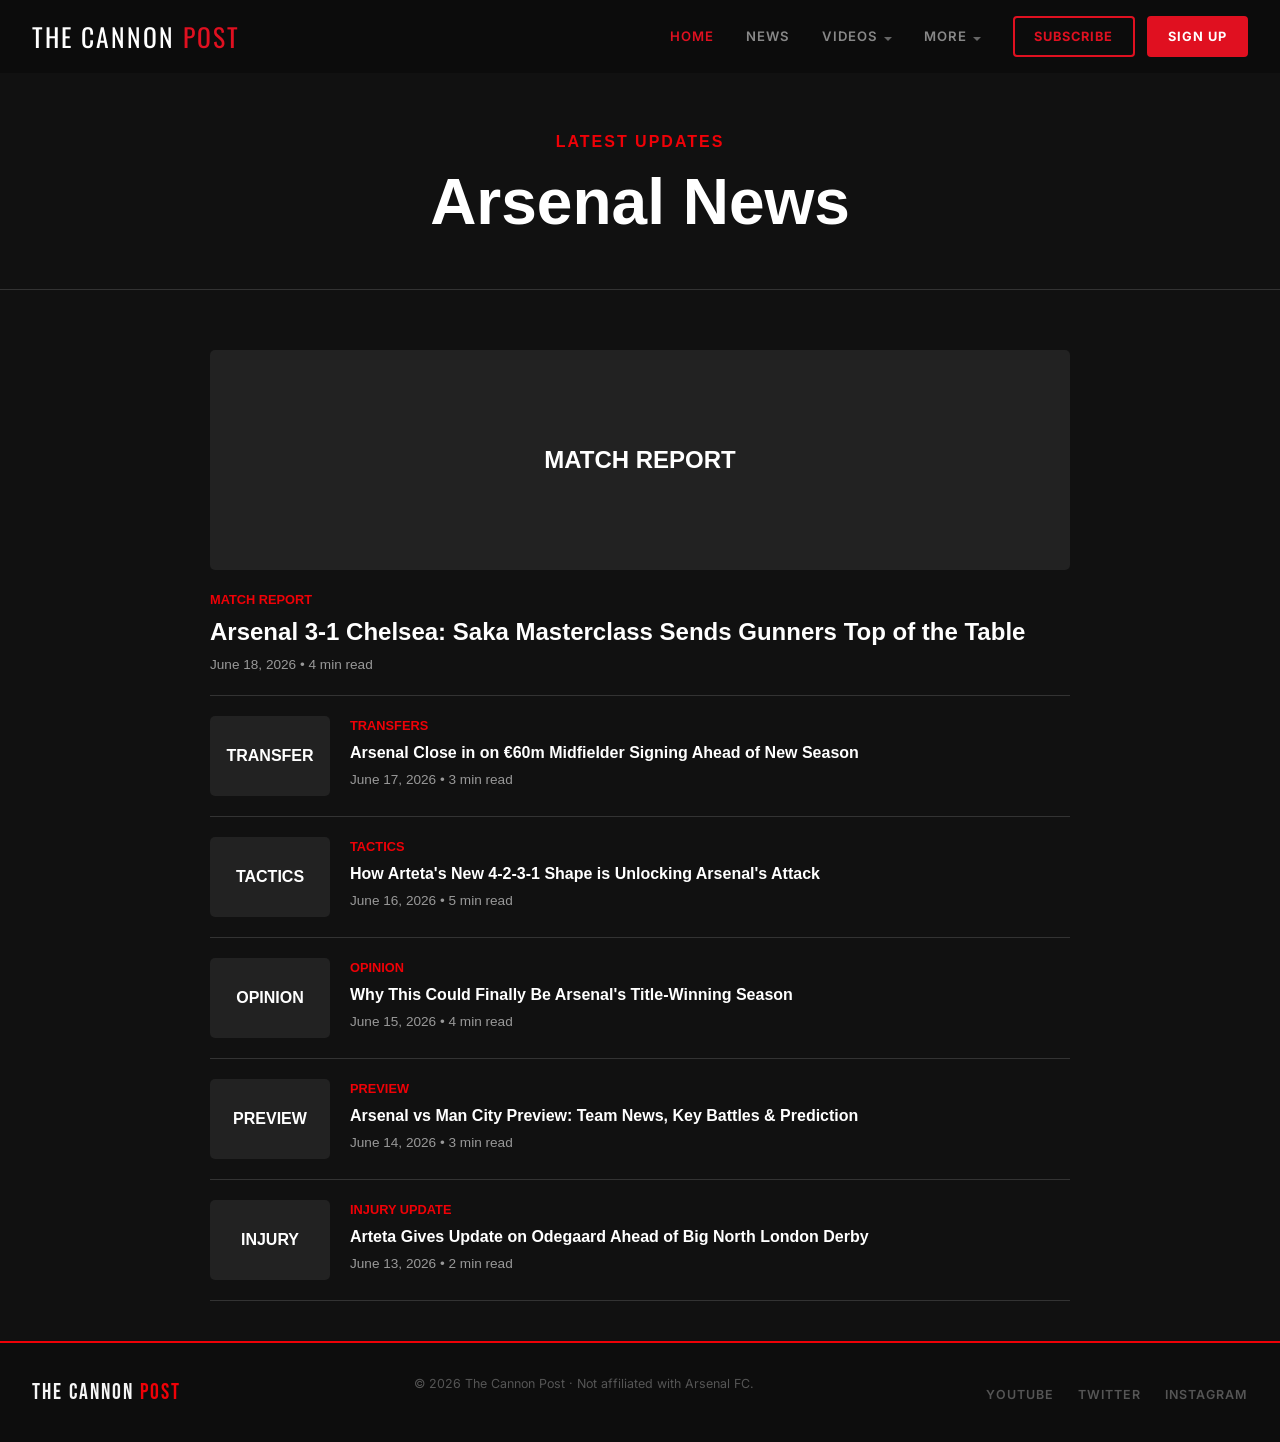
<file: news.html>
<!DOCTYPE html>
<html lang="en">
<head>
    <meta charset="UTF-8">
    <meta name="viewport" content="width=device-width, initial-scale=1.0">
    <title>News - The Cannon Post</title>

    <link href="https://cdn.jsdelivr.net/npm/bootstrap@5.3.3/dist/css/bootstrap.min.css" rel="stylesheet">

    <style>
        body {
            background-color: #111;
            color: white;
            font-family: Arial, sans-serif;
            padding-top: 70px;
        }

        .page-header {
            text-align: center;
            padding: 60px 20px 40px;
            border-bottom: 1px solid #333;
        }

        .page-header span {
            color: #EF0107;
            font-weight: bold;
            text-transform: uppercase;
            letter-spacing: 2px;
        }

        .page-header h1 {
            font-size: 4rem;
            font-weight: bold;
            margin-top: 10px;
        }

        .news-section {
            max-width: 900px;
            margin: auto;
            padding: 40px 20px;
        }

        .news-card {
            display: flex;
            gap: 20px;
            padding: 20px 0;
            border-bottom: 1px solid #333;
            text-decoration: none;
            color: white;
            transition: 0.3s;
        }

        .news-card:hover {
            opacity: 0.8;
            color: white;
        }

        .news-thumb {
            width: 120px;
            height: 80px;
            background-color: #222;
            display: flex;
            justify-content: center;
            align-items: center;
            font-weight: bold;
            border-radius: 5px;
            flex-shrink: 0;
        }

        .news-body {
            flex: 1;
        }

        .news-tag {
            color: #EF0107;
            font-size: 0.8rem;
            font-weight: bold;
            text-transform: uppercase;
            margin-bottom: 5px;
        }

        .news-title {
            font-size: 1rem;
            font-weight: bold;
            margin-bottom: 5px;
        }

        .news-meta {
            color: #999;
            font-size: 0.85rem;
        }

        /* Featured article */
        .featured {
            flex-direction: column;
        }

        .featured .news-thumb {
            width: 100%;
            height: 220px;
            font-size: 1.5rem;
        }

        .featured .news-title {
            font-size: 1.5rem;
        }

        @media (max-width: 768px) {
            .news-card {
                flex-direction: column;
            }

            .news-thumb {
                width: 100%;
                height: 150px;
            }

            .page-header h1 {
                font-size: 3rem;
            }
        }
    </style>
</head>
<body>

    <!-- Navbar -->
    <div id="navbar"></div>

    <!-- Page Header -->
    <div class="page-header">
        <span>Latest Updates</span>
        <h1>Arsenal News</h1>
    </div>

    <!-- News Section -->
    <div class="news-section">

        <!-- Featured Story -->
        <a href="#" class="news-card featured">
            <div class="news-thumb">MATCH REPORT</div>

            <div class="news-body">
                <div class="news-tag">Match Report</div>

                <div class="news-title">
                    Arsenal 3-1 Chelsea: Saka Masterclass Sends Gunners Top of the Table
                </div>

                <div class="news-meta">
                    June 18, 2026 • 4 min read
                </div>
            </div>
        </a>

        <!-- News Item -->
        <a href="#" class="news-card">
            <div class="news-thumb">TRANSFER</div>

            <div class="news-body">
                <div class="news-tag">Transfers</div>

                <div class="news-title">
                    Arsenal Close in on €60m Midfielder Signing Ahead of New Season
                </div>

                <div class="news-meta">
                    June 17, 2026 • 3 min read
                </div>
            </div>
        </a>

        <!-- News Item -->
        <a href="#" class="news-card">
            <div class="news-thumb">TACTICS</div>

            <div class="news-body">
                <div class="news-tag">Tactics</div>

                <div class="news-title">
                    How Arteta's New 4-2-3-1 Shape is Unlocking Arsenal's Attack
                </div>

                <div class="news-meta">
                    June 16, 2026 • 5 min read
                </div>
            </div>
        </a>

        <!-- News Item -->
        <a href="#" class="news-card">
            <div class="news-thumb">OPINION</div>

            <div class="news-body">
                <div class="news-tag">Opinion</div>

                <div class="news-title">
                    Why This Could Finally Be Arsenal's Title-Winning Season
                </div>

                <div class="news-meta">
                    June 15, 2026 • 4 min read
                </div>
            </div>
        </a>

        <!-- News Item -->
        <a href="#" class="news-card">
            <div class="news-thumb">PREVIEW</div>

            <div class="news-body">
                <div class="news-tag">Preview</div>

                <div class="news-title">
                    Arsenal vs Man City Preview: Team News, Key Battles & Prediction
                </div>

                <div class="news-meta">
                    June 14, 2026 • 3 min read
                </div>
            </div>
        </a>

        <!-- News Item -->
        <a href="#" class="news-card">
            <div class="news-thumb">INJURY</div>

            <div class="news-body">
                <div class="news-tag">Injury Update</div>

                <div class="news-title">
                    Arteta Gives Update on Odegaard Ahead of Big North London Derby
                </div>

                <div class="news-meta">
                    June 13, 2026 • 2 min read
                </div>
            </div>
        </a>

    </div>

    <!-- Footer -->
    <div id="footer"></div>

    <script src="js_files/layout.js"></script>
    <script src="https://cdn.jsdelivr.net/npm/bootstrap@5.3.3/dist/js/bootstrap.bundle.min.js"></script>

</body>
</html>
</file>
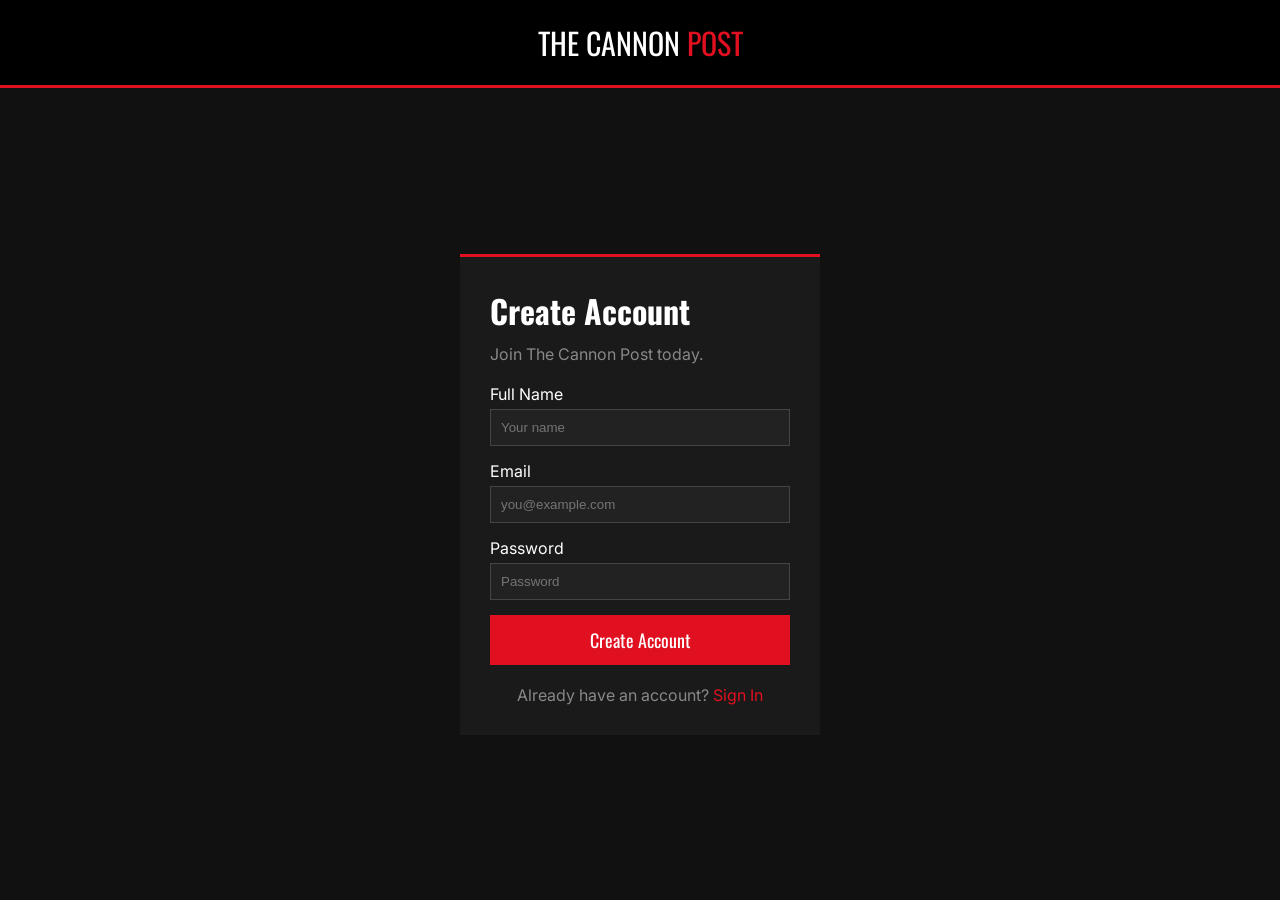
<file: signup.html>
<!DOCTYPE html>
<html lang="en">
<head>
<meta charset="UTF-8">
<meta name="viewport" content="width=device-width, initial-scale=1.0">
<title>Sign Up – The Cannon Post</title>

<link href="https://fonts.googleapis.com/css2?family=Oswald:wght@600;700&family=Inter:wght@400;600&display=swap" rel="stylesheet">

<style>
*{
    margin:0;
    padding:0;
    box-sizing:border-box;
}

body{
    font-family:'Inter',sans-serif;
    background:#111;
    color:#fff;
    display:flex;
    flex-direction:column;
    min-height:100vh;
}

header{
    background:#000;
    text-align:center;
    padding:20px;
    border-bottom:3px solid #e01020;
}

header a{
    text-decoration:none;
    color:#fff;
    font-family:'Oswald',sans-serif;
    font-size:30px;
}

header span{
    color:#e01020;
}

.page{
    flex:1;
    display:flex;
    justify-content:center;
    align-items:center;
}

.card{
    width:360px;
    background:#1a1a1a;
    padding:30px;
    border-top:3px solid #e01020;
}

.card h1{
    font-family:'Oswald',sans-serif;
    margin-bottom:10px;
}

.card p{
    color:#888;
    margin-bottom:20px;
}

label{
    display:block;
    margin-bottom:5px;
}

input{
    width:100%;
    padding:10px;
    margin-bottom:15px;
    background:#222;
    color:#fff;
    border:1px solid #444;
}

input:focus{
    border-color:#e01020;
    outline:none;
}

button{
    width:100%;
    padding:12px;
    border:none;
    background:#e01020;
    color:#fff;
    cursor:pointer;
    font-family:'Oswald',sans-serif;
    font-size:18px;
}

button:hover{
    opacity:.9;
}

.switch{
    text-align:center;
    margin-top:20px;
    color:#888;
}

.switch a{
    color:#e01020;
    text-decoration:none;
}
</style>
</head>

<body>

    <div id="navbar"></div>

<header>
    <a href="./index.html">THE CANNON <span>POST</span></a>
</header>

<div class="page">
    <div class="card">

        <h1>Create Account</h1>
        <p>Join The Cannon Post today.</p>

        <label>Full Name</label>
        <input type="text" id="name" placeholder="Your name">

        <label>Email</label>
        <input type="email" id="email" placeholder="you@example.com">

        <label>Password</label>
        <input type="password" id="password" placeholder="Password">

        <button onclick="signup()">Create Account</button>

        <div class="switch">
            Already have an account?
            <a href="./login.html">Sign In</a>
        </div>

    </div>
</div>

<div id="footer"></div>

<script>
function signup(){
    const name = document.getElementById("name").value.trim();
    const email = document.getElementById("email").value.trim();
    const password = document.getElementById("password").value.trim();

    if(name==="" || email==="" || password===""){
        alert("Please fill in all fields.");
        return;
    }

    alert("Account created successfully!");
    window.location.href="./index.html";
}
</script>

</body>
</html>
</file>
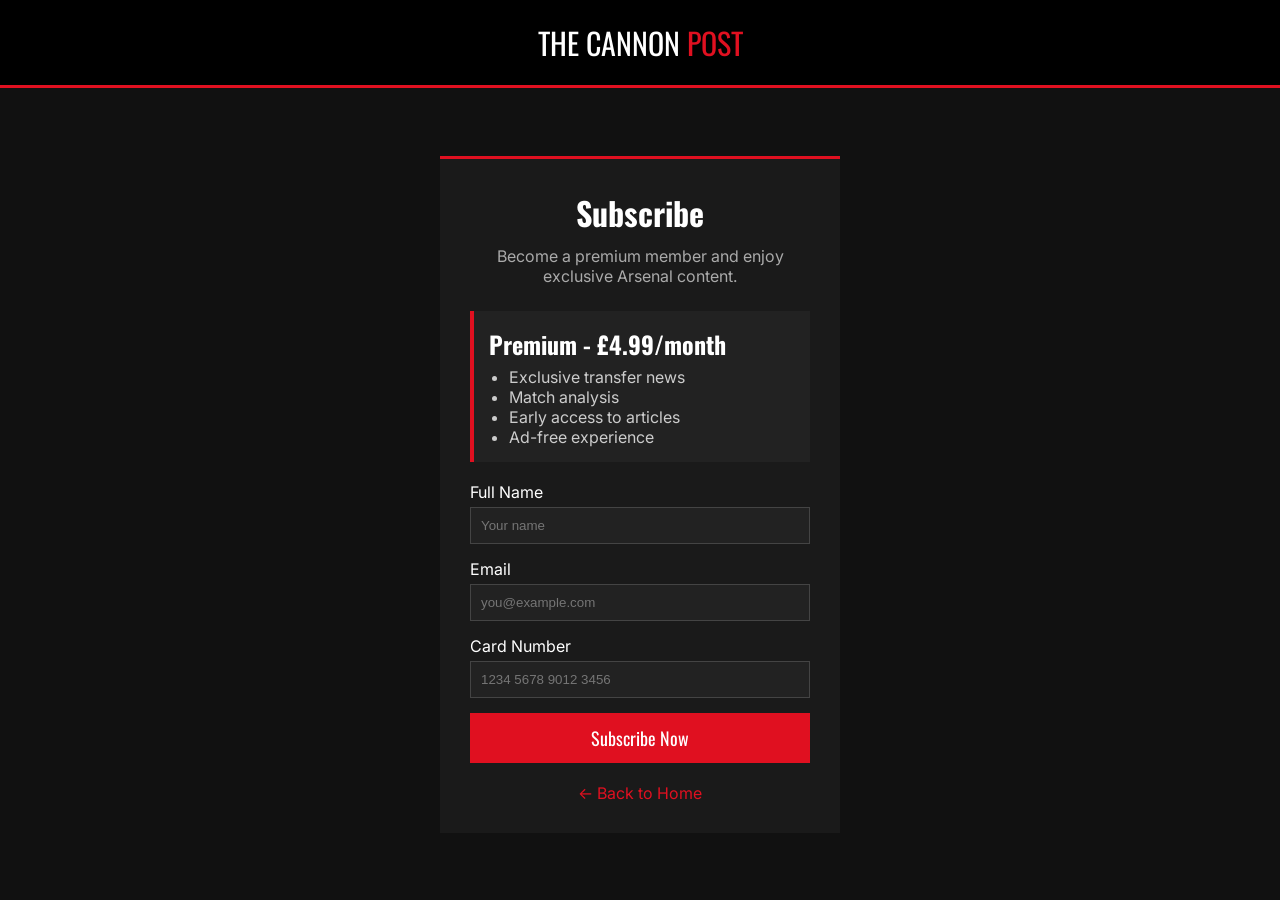
<file: subscribe.html>
<!DOCTYPE html>
<html lang="en">
<head>

<!-- Character encoding -->
<meta charset="UTF-8">

<!-- Makes the page responsive -->
<meta name="viewport" content="width=device-width, initial-scale=1.0">

<!-- Page title -->
<title>Subscribe – The Cannon Post</title>

<!-- Google Fonts -->
<link href="https://fonts.googleapis.com/css2?family=Oswald:wght@600;700&family=Inter:wght@400;600&display=swap" rel="stylesheet">

<style>

/* Reset default spacing */
*{
    margin:0;
    padding:0;
    box-sizing:border-box;
}

/* Page styling */
body{
    background:#111;
    color:#fff;
    font-family:'Inter',sans-serif;
    display:flex;
    flex-direction:column;
    min-height:100vh;
}

/* Header */
header{
    background:#000;
    padding:20px;
    text-align:center;
    border-bottom:3px solid #e01020;
}

/* Logo */
header a{
    text-decoration:none;
    color:#fff;
    font-family:'Oswald',sans-serif;
    font-size:30px;
}

/* Red logo text */
header span{
    color:#e01020;
}

/* Centers the card */
.page{
    flex:1;
    display:flex;
    justify-content:center;
    align-items:center;
    padding:20px;
}

/* Subscription card */
.card{
    width:400px;
    background:#1a1a1a;
    padding:30px;
    border-top:3px solid #e01020;
}

/* Main heading */
.card h1{
    font-family:'Oswald',sans-serif;
    margin-bottom:10px;
    text-align:center;
}

/* Description */
.card p{
    color:#aaa;
    text-align:center;
    margin-bottom:25px;
}

/* Subscription plan */
.plan{
    background:#222;
    padding:15px;
    margin-bottom:20px;
    border-left:4px solid #e01020;
}

/* Plan title */
.plan h2{
    font-family:'Oswald',sans-serif;
    margin-bottom:5px;
}

/* Benefits list */
.plan ul{
    margin-left:20px;
    color:#ccc;
}

/* Labels */
label{
    display:block;
    margin-bottom:5px;
}

/* Input boxes */
input{
    width:100%;
    padding:10px;
    margin-bottom:15px;
    background:#222;
    color:#fff;
    border:1px solid #444;
}

/* Input when selected */
input:focus{
    outline:none;
    border-color:#e01020;
}

/* Subscribe button */
button{
    width:100%;
    padding:12px;
    border:none;
    background:#e01020;
    color:#fff;
    font-family:'Oswald',sans-serif;
    font-size:18px;
    cursor:pointer;
}

/* Button hover effect */
button:hover{
    opacity:.9;
}

/* Back link */
.back{
    text-align:center;
    margin-top:20px;
}

/* Back link colour */
.back a{
    color:#e01020;
    text-decoration:none;
}

</style>
</head>

<body>
<div id="navbar"></div>
<!-- Website logo -->
<header>
    <a href="index.html">THE CANNON <span>POST</span></a>
</header>

<!-- Main page -->
<div class="page">

<!-- Subscription card -->
<div class="card">

<!-- Page heading -->
<h1>Subscribe</h1>

<!-- Short description -->
<p>Become a premium member and enjoy exclusive Arsenal content.</p>

<!-- Subscription plan -->
<div class="plan">
    <h2>Premium - £4.99/month</h2>

    <!-- Plan benefits -->
    <ul>
        <li>Exclusive transfer news</li>
        <li>Match analysis</li>
        <li>Early access to articles</li>
        <li>Ad-free experience</li>
    </ul>
</div>

<!-- Name input -->
<label>Full Name</label>
<input type="text" id="name" placeholder="Your name">

<!-- Email input -->
<label>Email</label>
<input type="email" id="email" placeholder="you@example.com">

<!-- Card number input -->
<label>Card Number</label>
<input type="text" id="card" placeholder="1234 5678 9012 3456">

<!-- Subscribe button -->
<button onclick="subscribe()">Subscribe Now</button>

<!-- Back to homepage -->
<div class="back">
    <a href="index.html">← Back to Home</a>
</div>

</div>

</div>

<div id="footer"></div>

<script>

// Runs when the button is clicked
function subscribe(){

    // Get user input
    const name=document.getElementById("name").value.trim();
    const email=document.getElementById("email").value.trim();
    const card=document.getElementById("card").value.trim();

    // Check if fields are empty
    if(name==="" || email==="" || card===""){
        alert("Please fill in all fields.");
        return;
    }

    // Success message
    alert("Thank you for subscribing to The Cannon Post!");

    // Go back to homepage
    window.location.href="index.html";
}

</script>

</body>
</html>
</file>
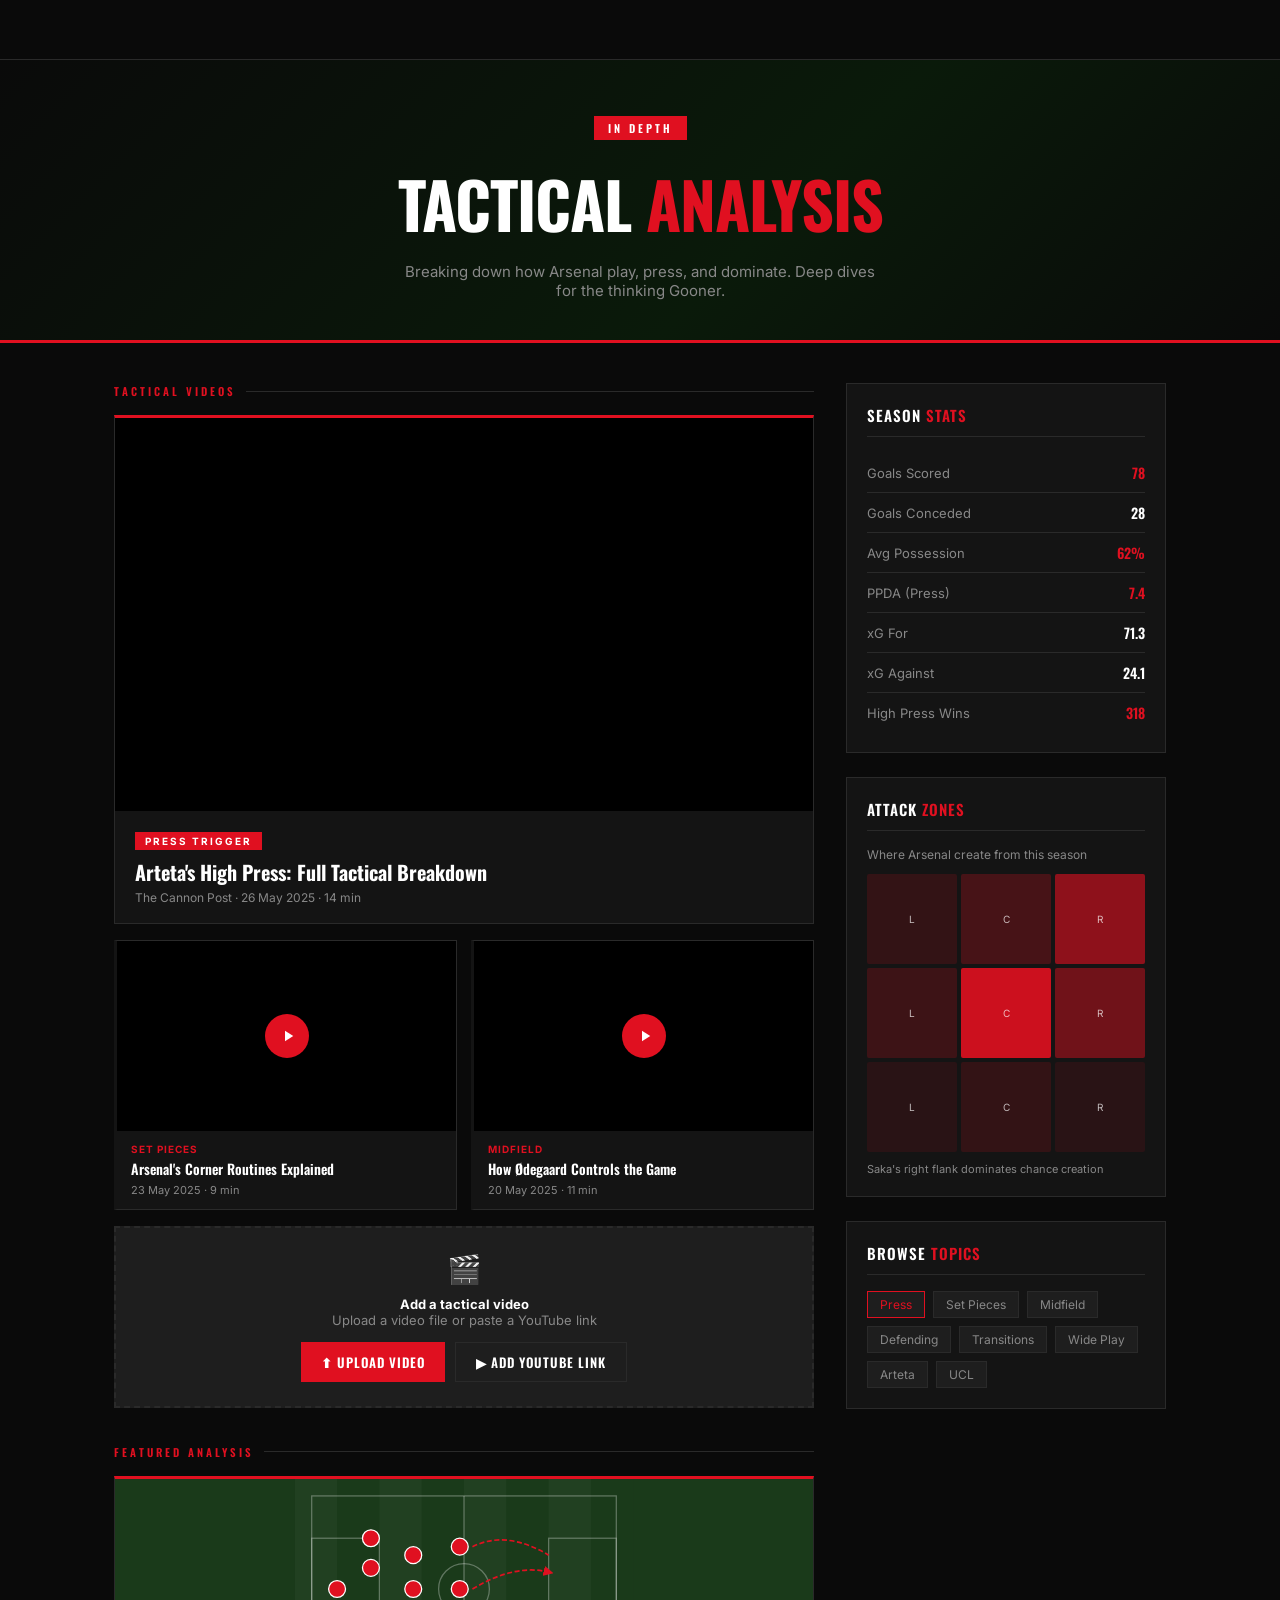
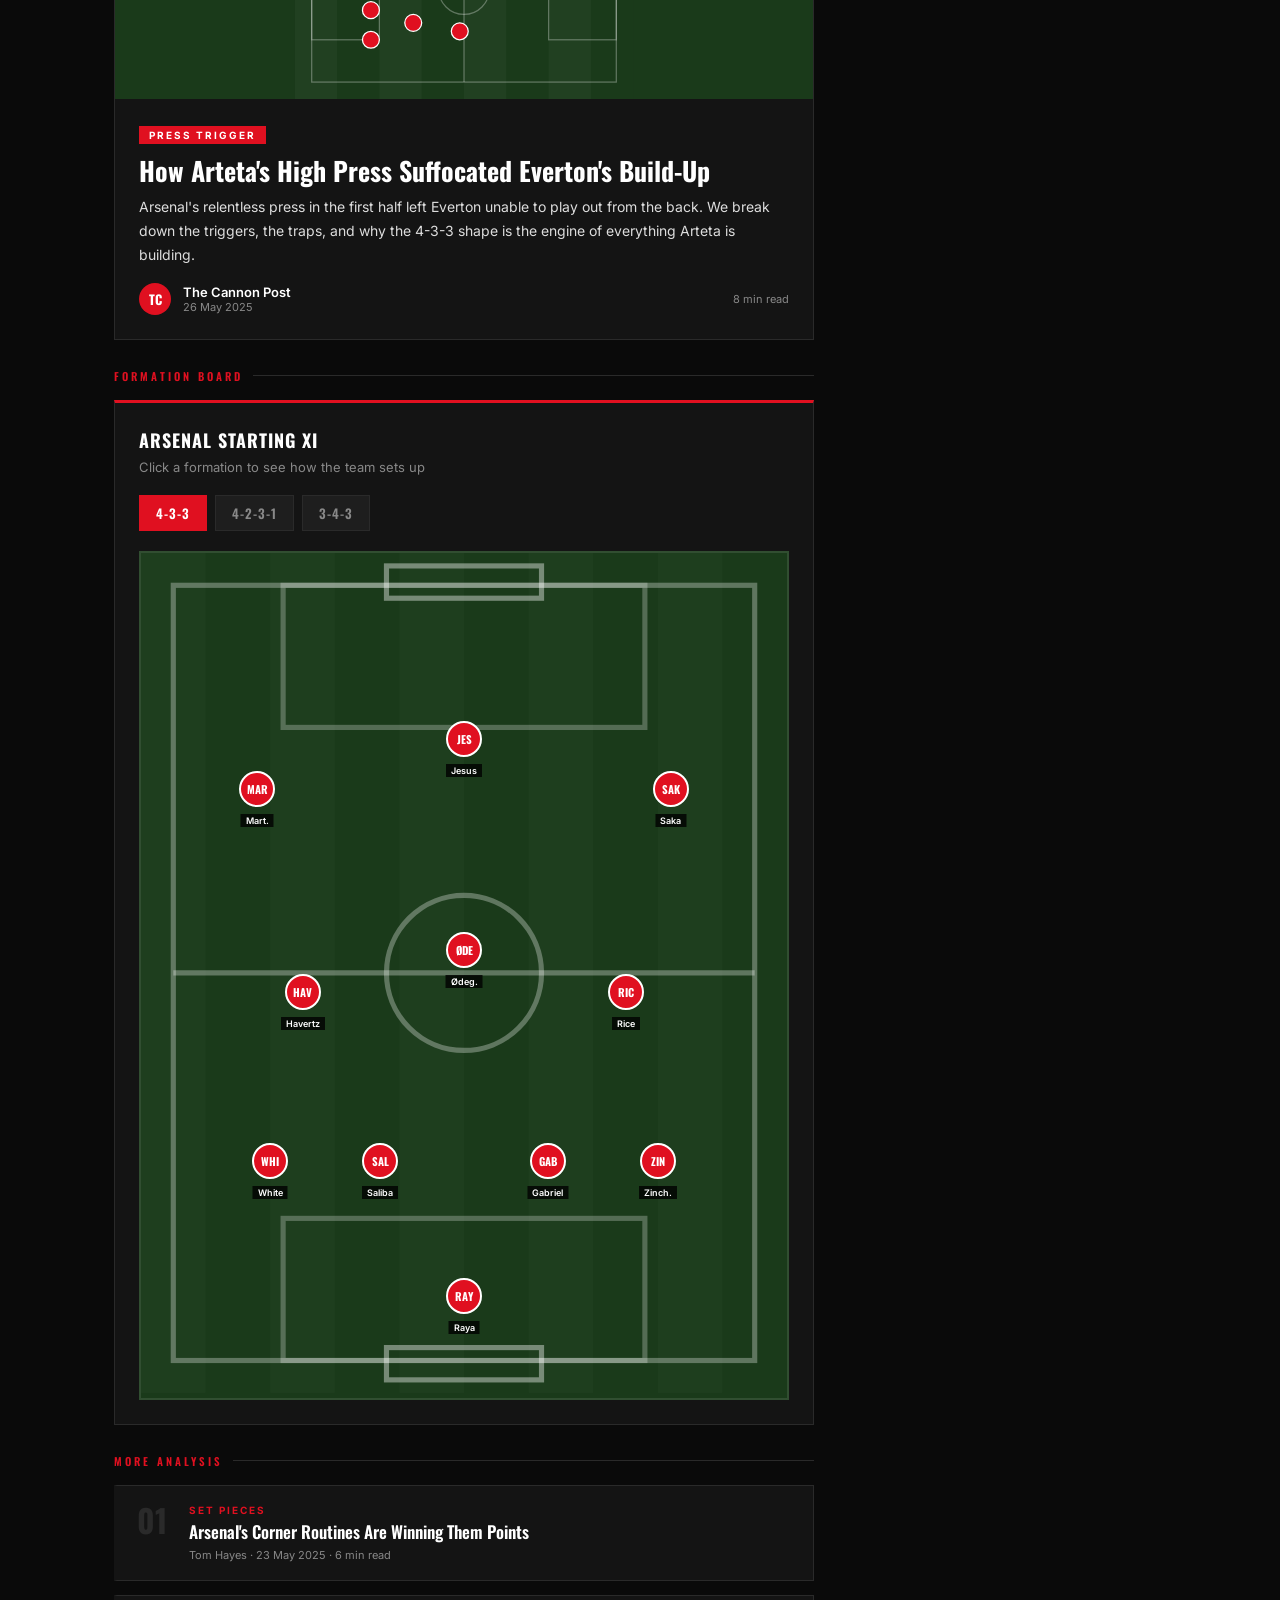
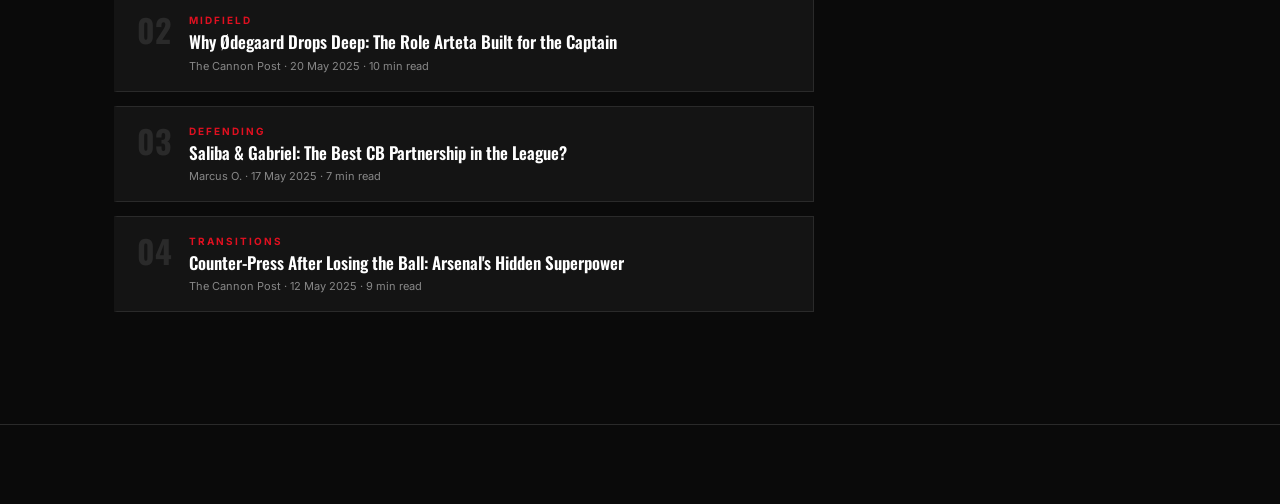
<file: tactics.html>
<!DOCTYPE html>
<html lang="en">
<head>
  <meta charset="UTF-8" />
  <meta name="viewport" content="width=device-width, initial-scale=1.0"/>
  <title>Tactical Analysis – The Cannon Post</title>

  <!--
    FONTS
    We load two fonts from Google Fonts:
    - Oswald  → used for headings, titles, navbar, labels
    - Inter   → used for body text and paragraphs
  -->
  <link rel="preconnect" href="https://fonts.googleapis.com">
  <link href="https://fonts.googleapis.com/css2?family=Oswald:wght@400;600;700&family=Inter:wght@400;500;600&display=swap" rel="stylesheet">

  <style>

    /* =============================================
       RESET
       Removes default browser spacing so every
       element starts with zero margin and padding.
       box-sizing: border-box makes width/padding
       easier to work with.
    ============================================= */
    *, *::before, *::after {
      box-sizing: border-box;
      margin: 0;
      padding: 0;
    }


    /* =============================================
       COLOUR VARIABLES
       Instead of typing the same colour code
       everywhere, we store them here as variables.
       To change the red, just update --red once.
    ============================================= */
    :root {
      --red:      #E01020;   /* Arsenal red */
      --red-dark: #c00d1c;   /* darker red for hover states */
      --black:    #0a0a0a;   /* page background */
      --surface:  #141414;   /* card background */
      --surface2: #1e1e1e;   /* slightly lighter card / input background */
      --border:   #2a2a2a;   /* subtle border colour */
      --white:    #ffffff;
      --muted:    #888888;   /* grey text for secondary info */
      --text:     #dddddd;   /* main body text colour */
      --pitch:    #1a3a1a;   /* football pitch green */
    }


    /* =============================================
       BASE STYLES
       Sets the default font, background colour,
       and text colour for the whole page.
    ============================================= */
    body {
      background: var(--black);
      color: var(--white);
      font-family: 'Inter', sans-serif;
      min-height: 100vh;
    }


    /* =============================================
       NAVBAR
       The navbar HTML lives in a separate file
       and gets injected into <div id="navbar">.
       IMPORTANT: All navbar text/links must use
       font-family: 'Oswald', sans-serif
       Oswald is already loaded above so no extra
       import is needed in the navbar file.
    ============================================= */
    #navbar {
      min-height: 60px;
      background: #0a0a0a;
      border-bottom: 1px solid var(--border);
      font-family: 'Oswald', sans-serif;
    }


    /* =============================================
       PAGE HERO
       The big banner section at the top of the page
       with the page title and description.
    ============================================= */
    .page-hero {
      background: linear-gradient(135deg, #0a0a0a 0%, #0a1a0a 60%, #0a0a0a 100%);
      border-bottom: 3px solid var(--red);
      padding: 56px 24px 40px;
      text-align: center;
    }

    /* Small red label above the main title */
    .eyebrow {
      display: inline-block;
      background: var(--red);
      color: #fff;
      font-family: 'Oswald', sans-serif;
      font-size: 11px;
      font-weight: 600;
      letter-spacing: 3px;
      text-transform: uppercase;
      padding: 4px 14px;
      margin-bottom: 16px;
    }

    /* Main page heading */
    .page-hero h1 {
      font-family: 'Oswald', sans-serif;
      /* clamp() makes the font size responsive:
         min 36px, preferred 6vw, max 64px */
      font-size: clamp(36px, 6vw, 64px);
      font-weight: 700;
      letter-spacing: -1px;
    }

    /* The word "ANALYSIS" in red */
    .page-hero h1 span {
      color: var(--red);
    }

    /* Subtitle paragraph below the heading */
    .page-hero p {
      margin-top: 12px;
      color: var(--muted);
      font-size: 15px;
      max-width: 480px;
      margin-inline: auto; /* centres the paragraph */
    }


    /* =============================================
       MAIN LAYOUT
       Two-column grid: wide left column + narrow sidebar.
       On screens smaller than 900px it stacks into
       one column (mobile friendly).
    ============================================= */
    .main-content {
      max-width: 1100px;
      margin: 0 auto;
      padding: 40px 24px 80px;
      display: grid;
      grid-template-columns: 1fr 320px; /* left takes remaining space, sidebar is 320px */
      gap: 32px;
    }

    /* Stack to single column on small screens */
    @media (max-width: 900px) {
      .main-content {
        grid-template-columns: 1fr;
      }
    }


    /* =============================================
       SECTION LABEL
       The small red uppercase label with a line
       that appears before each section, e.g.
       "── FEATURED ANALYSIS ────────────"
    ============================================= */
    .section-label {
      font-family: 'Oswald', sans-serif;
      font-size: 11px;
      font-weight: 600;
      letter-spacing: 3px;
      text-transform: uppercase;
      color: var(--red);
      margin-bottom: 16px;
      display: flex;
      align-items: center;
      gap: 10px;
    }

    /* The horizontal line after the label text */
    .section-label::after {
      content: '';
      flex: 1;
      height: 1px;
      background: var(--border);
    }


    /* =============================================
       VIDEO SECTION
       Holds the featured video + video grid below it
       + the upload panel at the bottom.
    ============================================= */
    .video-section {
      margin-bottom: 36px;
    }

    /* The large featured video card at the top */
    .video-featured {
      background: var(--surface);
      border: 1px solid var(--border);
      border-top: 3px solid var(--red); /* red accent line on top */
      margin-bottom: 16px;
      overflow: hidden;
    }

    /* 16:9 responsive video wrapper
       padding-bottom: 56.25% = 9/16 = 16:9 ratio
       The iframe/video inside uses position:absolute
       to fill this space completely. */
    .video-embed-wrap {
      position: relative;
      width: 100%;
      padding-bottom: 56.25%;
      background: #000;
    }

    .video-embed-wrap iframe,
    .video-embed-wrap video {
      position: absolute;
      inset: 0;        /* shorthand for top/right/bottom/left: 0 */
      width: 100%;
      height: 100%;
      border: none;
      display: block;
    }

    /* Text info below the featured video */
    .video-info {
      padding: 18px 20px;
    }

    /* Small red category tag above video title */
    .video-tag {
      display: inline-block;
      background: var(--red);
      color: #fff;
      font-size: 10px;
      font-weight: 700;
      letter-spacing: 2px;
      text-transform: uppercase;
      padding: 3px 10px;
      margin-bottom: 10px;
    }

    .video-title {
      font-family: 'Oswald', sans-serif;
      font-size: 20px;
      font-weight: 700;
      line-height: 1.2;
      margin-bottom: 6px;
    }

    .video-meta {
      font-size: 12px;
      color: var(--muted);
    }

    /* Two-column grid for smaller video cards below the featured one */
    .video-grid {
      display: grid;
      grid-template-columns: 1fr 1fr;
      gap: 14px;
    }

    /* Stack video grid to 1 column on very small screens */
    @media (max-width: 600px) {
      .video-grid {
        grid-template-columns: 1fr;
      }
    }

    /* Individual smaller video card */
    .video-card {
      background: var(--surface);
      border: 1px solid var(--border);
      border-left: 3px solid transparent; /* becomes red on hover */
      overflow: hidden;
      transition: border-left-color 0.2s;
    }

    .video-card:hover {
      border-left-color: var(--red);
    }

    /* 16:9 thumbnail wrapper (same trick as featured video) */
    .video-thumb {
      position: relative;
      width: 100%;
      padding-bottom: 56.25%;
      background: #000;
      overflow: hidden;
    }

    .video-thumb iframe,
    .video-thumb video {
      position: absolute;
      inset: 0;
      width: 100%;
      height: 100%;
      border: none;
      display: block;
    }

    /* Dark overlay with play button on top of the thumbnail */
    .video-thumb .play-overlay {
      position: absolute;
      inset: 0;
      display: flex;
      align-items: center;
      justify-content: center;
      background: rgba(0, 0, 0, 0.35);
      transition: background 0.2s;
      pointer-events: none; /* clicks pass through to the video */
    }

    .video-card:hover .play-overlay {
      background: rgba(224, 16, 32, 0.2);
    }

    /* Red circular play button */
    .play-btn {
      width: 44px;
      height: 44px;
      background: var(--red);
      border-radius: 50%;
      display: flex;
      align-items: center;
      justify-content: center;
    }

    .play-btn svg {
      width: 18px;
      height: 18px;
      fill: #fff;
      margin-left: 3px; /* nudges the triangle slightly right to look centred */
    }

    /* Text below the small video thumbnail */
    .video-card-info {
      padding: 12px 14px;
    }

    .video-card-tag {
      font-size: 10px;
      color: var(--red);
      font-weight: 700;
      letter-spacing: 1px;
      text-transform: uppercase;
      margin-bottom: 5px;
    }

    .video-card-title {
      font-family: 'Oswald', sans-serif;
      font-size: 14px;
      font-weight: 600;
      line-height: 1.3;
      margin-bottom: 4px;
    }

    .video-card-meta {
      font-size: 11px;
      color: var(--muted);
    }


    /* =============================================
       UPLOAD PANEL
       The dashed box where users can add a video
       by uploading a file or pasting a YouTube link.
    ============================================= */
    .upload-panel {
      background: var(--surface2);
      border: 2px dashed var(--border);
      padding: 24px;
      text-align: center;
      margin-top: 16px;
      transition: border-color 0.2s;
    }

    .upload-panel:hover {
      border-color: var(--red);
    }

    .upload-icon {
      font-size: 28px;
      margin-bottom: 10px;
    }

    .upload-panel p {
      font-size: 13px;
      color: var(--muted);
      margin-bottom: 14px;
    }

    .upload-panel p strong {
      color: var(--white);
    }

    /* Row of buttons inside the upload panel */
    .upload-row {
      display: flex;
      gap: 10px;
      flex-wrap: wrap;
      justify-content: center;
    }

    /* Red "Upload Video" button */
    .btn-upload {
      background: var(--red);
      color: #fff;
      border: none;
      font-family: 'Oswald', sans-serif;
      font-size: 13px;
      font-weight: 600;
      letter-spacing: 1px;
      text-transform: uppercase;
      padding: 9px 20px;
      cursor: pointer;
      transition: background 0.2s;
    }

    .btn-upload:hover {
      background: var(--red-dark);
    }

    /* Outlined "Add YouTube Link" button */
    .btn-upload-yt {
      background: transparent;
      color: var(--white);
      border: 1px solid var(--border);
      font-family: 'Oswald', sans-serif;
      font-size: 13px;
      font-weight: 600;
      letter-spacing: 1px;
      text-transform: uppercase;
      padding: 9px 20px;
      cursor: pointer;
      transition: all 0.2s;
    }

    .btn-upload-yt:hover {
      border-color: var(--red);
      color: var(--red);
    }

    /* Hidden file input — triggered by the Upload button */
    #file-upload-input {
      display: none;
    }


    /* =============================================
       YOUTUBE MODAL
       A popup that appears when the user clicks
       "Add YouTube Link". Hidden by default,
       shown by adding the class "open" via JS.
    ============================================= */
    .yt-modal-overlay {
      display: none;              /* hidden by default */
      position: fixed;            /* covers the whole screen */
      inset: 0;
      background: rgba(0, 0, 0, 0.85);
      z-index: 1000;              /* sits on top of everything */
      align-items: center;
      justify-content: center;
    }

    /* When JS adds the class "open", the modal appears */
    .yt-modal-overlay.open {
      display: flex;
    }

    /* The modal box itself */
    .yt-modal {
      background: var(--surface);
      border: 1px solid var(--border);
      border-top: 3px solid var(--red);
      padding: 28px;
      width: 100%;
      max-width: 460px;
      margin: 16px; /* prevents it touching screen edges on mobile */
    }

    .yt-modal h3 {
      font-family: 'Oswald', sans-serif;
      font-size: 18px;
      font-weight: 700;
      margin-bottom: 4px;
    }

    .yt-modal p {
      font-size: 12px;
      color: var(--muted);
      margin-bottom: 20px;
    }

    /* Text inputs and dropdowns inside the modal */
    .yt-modal input,
    .yt-modal select {
      width: 100%;
      background: var(--surface2);
      border: 1px solid var(--border);
      color: var(--white);
      font-family: 'Inter', sans-serif;
      font-size: 14px;
      padding: 11px 14px;
      outline: none;
      margin-bottom: 12px;
      transition: border-color 0.2s;
    }

    .yt-modal input:focus,
    .yt-modal select:focus {
      border-color: var(--red);
    }

    /* Dropdown options need a background colour to be readable */
    .yt-modal select option {
      background: var(--surface2);
    }

    /* Row of Cancel / Add Video buttons at the bottom of the modal */
    .yt-modal-actions {
      display: flex;
      gap: 10px;
      justify-content: flex-end;
      margin-top: 4px;
    }

    /* Cancel button (outlined, no background) */
    .btn-cancel {
      background: none;
      border: 1px solid var(--border);
      color: var(--muted);
      font-family: 'Oswald', sans-serif;
      font-size: 13px;
      font-weight: 600;
      padding: 9px 20px;
      cursor: pointer;
      letter-spacing: 1px;
    }

    .btn-cancel:hover {
      border-color: var(--muted);
      color: var(--white);
    }


    /* =============================================
       FEATURED ARTICLE CARD
       The big article at the top of the left column
       with a pitch SVG image and article details.
    ============================================= */
    .article-featured {
      background: var(--surface);
      border: 1px solid var(--border);
      border-top: 3px solid var(--red);
      margin-bottom: 28px;
      overflow: hidden;
    }

    /* The green pitch image area */
    .article-featured-img {
      width: 100%;
      height: 220px;
      background: var(--pitch);
      display: flex;
      align-items: center;
      justify-content: center;
      overflow: hidden;
    }

    .pitch-svg {
      width: 100%;
      height: 100%;
    }

    /* Text section inside the article card */
    .article-body {
      padding: 24px;
    }

    /* Small red category tag e.g. "PRESS TRIGGER" */
    .article-tag {
      display: inline-block;
      background: var(--red);
      color: #fff;
      font-size: 10px;
      font-weight: 700;
      letter-spacing: 2px;
      text-transform: uppercase;
      padding: 3px 10px;
      margin-bottom: 12px;
    }

    .article-title {
      font-family: 'Oswald', sans-serif;
      font-size: 26px;
      font-weight: 700;
      line-height: 1.15;
      margin-bottom: 10px;
    }

    .article-title a {
      color: var(--white);
      text-decoration: none;
      transition: color 0.2s;
    }

    .article-title a:hover {
      color: var(--red);
    }

    .article-excerpt {
      font-size: 14px;
      color: var(--text);
      line-height: 1.7;
      margin-bottom: 16px;
    }

    /* Author name, date, and read time row */
    .article-meta {
      display: flex;
      align-items: center;
      gap: 12px;
    }

    /* Red circle with author initials */
    .author-avatar {
      width: 32px;
      height: 32px;
      background: var(--red);
      border-radius: 50%;
      display: flex;
      align-items: center;
      justify-content: center;
      font-family: 'Oswald', sans-serif;
      font-size: 13px;
      font-weight: 700;
      flex-shrink: 0; /* stops it shrinking if space is tight */
    }

    .author-info .name {
      font-size: 13px;
      font-weight: 600;
    }

    .author-info .date {
      font-size: 11px;
      color: var(--muted);
    }

    /* "8 min read" pushed to the far right */
    .read-time {
      margin-left: auto;
      font-size: 11px;
      color: var(--muted);
    }


    /* =============================================
       ARTICLE LIST
       The numbered list of smaller articles below
       the featured article and formation board.
    ============================================= */
    .article-list {
      display: flex;
      flex-direction: column;
      gap: 14px;
      margin-bottom: 32px;
    }

    .article-list-card {
      background: var(--surface);
      border: 1px solid var(--border);
      border-left: 3px solid transparent; /* turns red on hover */
      padding: 18px 20px;
      display: flex;
      gap: 16px;
      transition: border-left-color 0.2s;
      cursor: pointer;
    }

    .article-list-card:hover {
      border-left-color: var(--red);
    }

    /* Big grey number e.g. "01" */
    .alc-num {
      font-family: 'Oswald', sans-serif;
      font-size: 32px;
      font-weight: 700;
      color: var(--border);
      line-height: 1;
      flex-shrink: 0;
      width: 36px;
    }

    .alc-content {
      flex: 1;
    }

    .alc-tag {
      font-size: 10px;
      color: var(--red);
      font-weight: 700;
      letter-spacing: 2px;
      text-transform: uppercase;
      margin-bottom: 6px;
    }

    .alc-title {
      font-family: 'Oswald', sans-serif;
      font-size: 17px;
      font-weight: 600;
      margin-bottom: 6px;
      line-height: 1.2;
    }

    .alc-meta {
      font-size: 11px;
      color: var(--muted);
    }


    /* =============================================
       FORMATION VIEWER
       Interactive football pitch where users can
       switch between formations (4-3-3, etc.)
    ============================================= */
    .formation-viewer {
      background: var(--surface);
      border: 1px solid var(--border);
      border-top: 3px solid var(--red);
      padding: 24px;
      margin-bottom: 28px;
    }

    .formation-viewer h2 {
      font-family: 'Oswald', sans-serif;
      font-size: 18px;
      font-weight: 700;
      text-transform: uppercase;
      letter-spacing: 1px;
      margin-bottom: 6px;
    }

    .formation-viewer .subtitle {
      font-size: 13px;
      color: var(--muted);
      margin-bottom: 20px;
    }

    /* Row of formation buttons e.g. 4-3-3, 4-2-3-1 */
    .formation-tabs {
      display: flex;
      gap: 8px;
      margin-bottom: 20px;
      flex-wrap: wrap;
    }

    .ftab {
      background: var(--surface2);
      border: 1px solid var(--border);
      color: var(--muted);
      font-family: 'Oswald', sans-serif;
      font-size: 13px;
      font-weight: 600;
      padding: 7px 16px;
      cursor: pointer;
      letter-spacing: 1px;
      transition: all 0.2s;
    }

    /* Active / hovered tab turns red */
    .ftab.active,
    .ftab:hover {
      background: var(--red);
      border-color: var(--red);
      color: #fff;
    }

    /* The green pitch box — uses padding-bottom trick for fixed aspect ratio */
    .pitch-container {
      background: var(--pitch);
      border: 2px solid rgba(255, 255, 255, 0.1);
      position: relative;
      width: 100%;
      padding-bottom: 130%; /* makes the pitch taller than wide, like a real pitch */
      overflow: hidden;
    }

    /* SVG pitch lines drawn on top of the green background */
    .pitch-lines {
      position: absolute;
      inset: 0;
      pointer-events: none; /* so clicks go through to player dots */
    }

    /* Each player dot on the pitch */
    .player-dot {
      position: absolute;
      width: 44px;
      height: 44px;
      transform: translate(-50%, -50%); /* centres the dot on its x/y position */
      cursor: pointer;
    }

    /* The red circle with player initials */
    .player-dot .dot {
      width: 36px;
      height: 36px;
      background: var(--red);
      border: 2px solid #fff;
      border-radius: 50%;
      display: flex;
      align-items: center;
      justify-content: center;
      font-family: 'Oswald', sans-serif;
      font-size: 11px;
      font-weight: 700;
      color: #fff;
      margin: 4px;
      transition: transform 0.2s, box-shadow 0.2s;
    }

    /* Grow and glow on hover */
    .player-dot:hover .dot {
      transform: scale(1.15);
      box-shadow: 0 0 12px var(--red);
    }

    /* Player name label below each dot */
    .player-dot .pname {
      position: absolute;
      bottom: -16px;
      left: 50%;
      transform: translateX(-50%);
      font-size: 9px;
      font-weight: 600;
      white-space: nowrap;
      background: rgba(0, 0, 0, 0.8);
      padding: 1px 5px;
      color: #fff;
    }


    /* =============================================
       SIDEBAR
       The right column with stats, heatmap, and tags.
    ============================================= */
    .sidebar {
      display: flex;
      flex-direction: column;
      gap: 24px;
    }

    /* Each individual card inside the sidebar */
    .sidebar-card {
      background: var(--surface);
      border: 1px solid var(--border);
      padding: 20px;
    }

    /* Sidebar card heading e.g. "Season Stats" */
    .sidebar-card h3 {
      font-family: 'Oswald', sans-serif;
      font-size: 15px;
      font-weight: 600;
      text-transform: uppercase;
      letter-spacing: 1px;
      margin-bottom: 16px;
      padding-bottom: 10px;
      border-bottom: 1px solid var(--border);
    }

    /* The word in red inside the heading e.g. <span>Stats</span> */
    .sidebar-card h3 span {
      color: var(--red);
    }

    /* Each row in the stats list */
    .stat-row {
      display: flex;
      justify-content: space-between;
      align-items: center;
      padding: 9px 0;
      border-bottom: 1px solid var(--border);
    }

    .stat-row:last-child {
      border-bottom: none;
    }

    .stat-label {
      font-size: 13px;
      color: var(--muted);
    }

    .stat-value {
      font-family: 'Oswald', sans-serif;
      font-size: 14px;
      font-weight: 600;
    }

    /* Add .red to a stat value to colour it Arsenal red */
    .stat-value.red {
      color: var(--red);
    }

    /* 3x3 grid for the attack zones heatmap */
    .heatmap-grid {
      display: grid;
      grid-template-columns: repeat(3, 1fr);
      gap: 4px;
    }

    /* Each cell in the heatmap */
    .hm-cell {
      aspect-ratio: 1; /* keeps cells square */
      border-radius: 2px;
      display: flex;
      align-items: center;
      justify-content: center;
      font-size: 10px;
      color: rgba(255, 255, 255, 0.7);
    }

    /* Tag cloud for "Browse Topics" */
    .tag-cloud {
      display: flex;
      flex-wrap: wrap;
      gap: 8px;
    }

    /* Individual topic tag */
    .tag {
      background: var(--surface2);
      border: 1px solid var(--border);
      font-size: 12px;
      color: var(--muted);
      padding: 5px 12px;
      cursor: pointer;
      transition: all 0.2s;
    }

    /* Active or hovered tag gets a red border and text */
    .tag:hover,
    .tag.active {
      border-color: var(--red);
      color: var(--red);
    }


    /* =============================================
       FOOTER
       The footer HTML lives in a separate file
       and gets injected into <div id="footer">.
    ============================================= */
    #footer {
      min-height: 80px;
      background: #0a0a0a;
      border-top: 1px solid var(--border);
    }

  </style>
</head>
<body>

  <!-- =============================================
    NAVBAR
    Your shared navbar file gets loaded into this div.
    Make sure all navbar fonts use 'Oswald', sans-serif
  ============================================= -->
  <div id="navbar"></div>


  <!-- =============================================
    PAGE HERO
    Big title banner at the top of the page.
  ============================================= -->
  <div class="page-hero">
    <div class="eyebrow">In Depth</div>
    <h1>TACTICAL <span>ANALYSIS</span></h1>
    <p>Breaking down how Arsenal play, press, and dominate. Deep dives for the thinking Gooner.</p>
  </div>


  <!-- =============================================
    MAIN CONTENT
    Two-column layout: articles on the left, sidebar on the right.
  ============================================= -->
  <div class="main-content">

    <!-- ── LEFT COLUMN ── -->
    <div class="left-col">

      <!-- ── VIDEO SECTION (appears above articles) ── -->
      <div class="section-label">Tactical Videos</div>
      <div class="video-section">

        <!-- Featured video — the big one at the top.
             To change the YouTube video, replace the src URL below.
             The video ID is the part after "embed/" in the URL. -->
        <div class="video-featured">
          <div class="video-embed-wrap">
            <iframe
              src="https://www.youtube.com/embed/dQw4w9WgXcQ"
              title="Tactical Analysis Video"
              allowfullscreen>
            </iframe>
          </div>
          <div class="video-info">
            <span class="video-tag">Press Trigger</span>
            <div class="video-title">Arteta's High Press: Full Tactical Breakdown</div>
            <div class="video-meta">The Cannon Post · 26 May 2025 · 14 min</div>
          </div>
        </div>

        <!-- Smaller video grid — two videos side by side.
             To add more videos, copy one .video-card block and paste it inside .video-grid. -->
        <div class="video-grid" id="video-grid">

          <!-- Video card 1 -->
          <div class="video-card">
            <div class="video-thumb">
              <iframe
                src="https://www.youtube.com/embed/dQw4w9WgXcQ"
                title="Video 1"
                allowfullscreen>
              </iframe>
              <!-- Play button overlay shown on hover -->
              <div class="play-overlay">
                <div class="play-btn">
                  <svg viewBox="0 0 24 24"><path d="M8 5v14l11-7z"/></svg>
                </div>
              </div>
            </div>
            <div class="video-card-info">
              <div class="video-card-tag">Set Pieces</div>
              <div class="video-card-title">Arsenal's Corner Routines Explained</div>
              <div class="video-card-meta">23 May 2025 · 9 min</div>
            </div>
          </div>

          <!-- Video card 2 -->
          <div class="video-card">
            <div class="video-thumb">
              <iframe
                src="https://www.youtube.com/embed/dQw4w9WgXcQ"
                title="Video 2"
                allowfullscreen>
              </iframe>
              <div class="play-overlay">
                <div class="play-btn">
                  <svg viewBox="0 0 24 24"><path d="M8 5v14l11-7z"/></svg>
                </div>
              </div>
            </div>
            <div class="video-card-info">
              <div class="video-card-tag">Midfield</div>
              <div class="video-card-title">How Ødegaard Controls the Game</div>
              <div class="video-card-meta">20 May 2025 · 11 min</div>
            </div>
          </div>

        </div><!-- end .video-grid -->

        <!-- Upload panel — lets admins add new videos -->
        <div class="upload-panel">
          <div class="upload-icon">🎬</div>
          <p><strong>Add a tactical video</strong><br>Upload a video file or paste a YouTube link</p>
          <div class="upload-row">
            <!-- Clicking this triggers the hidden file input below -->
            <button class="btn-upload" onclick="document.getElementById('file-upload-input').click()">
              ⬆ Upload Video
            </button>
            <!-- Clicking this opens the YouTube link modal -->
            <button class="btn-upload-yt" onclick="openModal()">
              ▶ Add YouTube Link
            </button>
          </div>
          <!-- Hidden file input — the browser opens a file picker when triggered -->
          <input type="file" id="file-upload-input" accept="video/*" onchange="handleFileUpload(event)">
        </div>

      </div><!-- end .video-section -->


      <!-- ── FEATURED ARTICLE ── -->
      <div class="section-label">Featured Analysis</div>

      <div class="article-featured">
        <!-- Mini pitch diagram drawn with SVG -->
        <div class="article-featured-img">
          <svg class="pitch-svg" viewBox="0 0 400 260" xmlns="http://www.w3.org/2000/svg">
            <rect width="400" height="260" fill="#1a3a1a"/>
            <!-- Pitch stripes -->
            <rect x="0"   y="0" width="50" height="260" fill="rgba(255,255,255,0.03)"/>
            <rect x="100" y="0" width="50" height="260" fill="rgba(255,255,255,0.03)"/>
            <rect x="200" y="0" width="50" height="260" fill="rgba(255,255,255,0.03)"/>
            <rect x="300" y="0" width="50" height="260" fill="rgba(255,255,255,0.03)"/>
            <!-- Pitch boundary and centre line -->
            <rect x="20" y="20" width="360" height="220" fill="none" stroke="rgba(255,255,255,0.3)" stroke-width="1.5"/>
            <line x1="200" y1="20" x2="200" y2="240" stroke="rgba(255,255,255,0.3)" stroke-width="1.5"/>
            <!-- Centre circle -->
            <circle cx="200" cy="130" r="30" fill="none" stroke="rgba(255,255,255,0.3)" stroke-width="1.5"/>
            <circle cx="200" cy="130" r="3"  fill="rgba(255,255,255,0.4)"/>
            <!-- Penalty boxes -->
            <rect x="20"  y="70" width="80"  height="120" fill="none" stroke="rgba(255,255,255,0.3)" stroke-width="1.5"/>
            <rect x="300" y="70" width="80"  height="120" fill="none" stroke="rgba(255,255,255,0.3)" stroke-width="1.5"/>
            <!-- Arsenal players (red dots) in 4-3-3 shape -->
            <g fill="#E01020" stroke="#fff" stroke-width="1.5">
              <circle cx="50"  cy="130" r="10"/>
              <circle cx="90"  cy="70"  r="10"/>
              <circle cx="90"  cy="105" r="10"/>
              <circle cx="90"  cy="155" r="10"/>
              <circle cx="90"  cy="190" r="10"/>
              <circle cx="140" cy="90"  r="10"/>
              <circle cx="140" cy="130" r="10"/>
              <circle cx="140" cy="170" r="10"/>
              <circle cx="195" cy="80"  r="10"/>
              <circle cx="195" cy="130" r="10"/>
              <circle cx="195" cy="180" r="10"/>
            </g>
            <!-- Dashed arrows showing press triggers -->
            <defs>
              <marker id="arr" markerWidth="6" markerHeight="6" refX="3" refY="3" orient="auto">
                <path d="M0,0 L6,3 L0,6 Z" fill="#E01020"/>
              </marker>
            </defs>
            <path d="M210,130 Q260,100 300,110" fill="none" stroke="#E01020" stroke-width="2" stroke-dasharray="6,3" marker-end="url(#arr)"/>
            <path d="M210,80  Q250,60  300,90"  fill="none" stroke="#E01020" stroke-width="2" stroke-dasharray="6,3"/>
          </svg>
        </div>

        <div class="article-body">
          <span class="article-tag">Press Trigger</span>
          <div class="article-title">
            <a href="#">How Arteta's High Press Suffocated Everton's Build-Up</a>
          </div>
          <p class="article-excerpt">
            Arsenal's relentless press in the first half left Everton unable to play out from the back.
            We break down the triggers, the traps, and why the 4-3-3 shape is the engine of everything Arteta is building.
          </p>
          <div class="article-meta">
            <div class="author-avatar">TC</div>
            <div class="author-info">
              <div class="name">The Cannon Post</div>
              <div class="date">26 May 2025</div>
            </div>
            <span class="read-time">8 min read</span>
          </div>
        </div>
      </div>


      <!-- ── FORMATION BOARD ── -->
      <div class="section-label">Formation Board</div>
      <div class="formation-viewer">
        <h2>Arsenal Starting XI</h2>
        <p class="subtitle">Click a formation to see how the team sets up</p>

        <!-- Formation selector buttons -->
        <div class="formation-tabs">
          <button class="ftab active" onclick="setFormation('4-3-3', this)">4-3-3</button>
          <button class="ftab" onclick="setFormation('4-2-3-1', this)">4-2-3-1</button>
          <button class="ftab" onclick="setFormation('3-4-3', this)">3-4-3</button>
        </div>

        <!-- The pitch is drawn into this div by JavaScript -->
        <div class="pitch-container" id="pitch"></div>
      </div>


      <!-- ── ARTICLE LIST ── -->
      <div class="section-label">More Analysis</div>
      <div class="article-list">

        <div class="article-list-card">
          <div class="alc-num">01</div>
          <div class="alc-content">
            <div class="alc-tag">Set Pieces</div>
            <div class="alc-title">Arsenal's Corner Routines Are Winning Them Points</div>
            <div class="alc-meta">Tom Hayes · 23 May 2025 · 6 min read</div>
          </div>
        </div>

        <div class="article-list-card">
          <div class="alc-num">02</div>
          <div class="alc-content">
            <div class="alc-tag">Midfield</div>
            <div class="alc-title">Why Ødegaard Drops Deep: The Role Arteta Built for the Captain</div>
            <div class="alc-meta">The Cannon Post · 20 May 2025 · 10 min read</div>
          </div>
        </div>

        <div class="article-list-card">
          <div class="alc-num">03</div>
          <div class="alc-content">
            <div class="alc-tag">Defending</div>
            <div class="alc-title">Saliba & Gabriel: The Best CB Partnership in the League?</div>
            <div class="alc-meta">Marcus O. · 17 May 2025 · 7 min read</div>
          </div>
        </div>

        <div class="article-list-card">
          <div class="alc-num">04</div>
          <div class="alc-content">
            <div class="alc-tag">Transitions</div>
            <div class="alc-title">Counter-Press After Losing the Ball: Arsenal's Hidden Superpower</div>
            <div class="alc-meta">The Cannon Post · 12 May 2025 · 9 min read</div>
          </div>
        </div>

      </div><!-- end .article-list -->

    </div><!-- end .left-col -->


    <!-- ── SIDEBAR (right column) ── -->
    <aside class="sidebar">

      <!-- Season stats card -->
      <div class="sidebar-card">
        <h3>Season <span>Stats</span></h3>
        <div class="stat-row"><span class="stat-label">Goals Scored</span>    <span class="stat-value red">78</span></div>
        <div class="stat-row"><span class="stat-label">Goals Conceded</span>  <span class="stat-value">28</span></div>
        <div class="stat-row"><span class="stat-label">Avg Possession</span>  <span class="stat-value red">62%</span></div>
        <div class="stat-row"><span class="stat-label">PPDA (Press)</span>    <span class="stat-value red">7.4</span></div>
        <div class="stat-row"><span class="stat-label">xG For</span>          <span class="stat-value">71.3</span></div>
        <div class="stat-row"><span class="stat-label">xG Against</span>      <span class="stat-value">24.1</span></div>
        <div class="stat-row"><span class="stat-label">High Press Wins</span> <span class="stat-value red">318</span></div>
      </div>

      <!-- Attack zones heatmap card
           Each .hm-cell is one zone on the pitch.
           The background opacity shows how active that zone is.
           Higher opacity = more activity. -->
      <div class="sidebar-card">
        <h3>Attack <span>Zones</span></h3>
        <p style="font-size:12px; color:var(--muted); margin-bottom:12px;">Where Arsenal create from this season</p>
        <div class="heatmap-grid">
          <!-- Row 1: defensive third -->
          <div class="hm-cell" style="background: rgba(224,16,32, 0.15)">L</div>
          <div class="hm-cell" style="background: rgba(224,16,32, 0.25)">C</div>
          <div class="hm-cell" style="background: rgba(224,16,32, 0.60)">R</div>
          <!-- Row 2: middle third -->
          <div class="hm-cell" style="background: rgba(224,16,32, 0.20)">L</div>
          <div class="hm-cell" style="background: rgba(224,16,32, 0.90)">C</div>
          <div class="hm-cell" style="background: rgba(224,16,32, 0.45)">R</div>
          <!-- Row 3: attacking third -->
          <div class="hm-cell" style="background: rgba(224,16,32, 0.10)">L</div>
          <div class="hm-cell" style="background: rgba(224,16,32, 0.15)">C</div>
          <div class="hm-cell" style="background: rgba(224,16,32, 0.10)">R</div>
        </div>
        <p style="font-size:11px; color:var(--muted); margin-top:10px;">Saka's right flank dominates chance creation</p>
      </div>

      <!-- Topic filter tags card -->
      <div class="sidebar-card">
        <h3>Browse <span>Topics</span></h3>
        <div class="tag-cloud">
          <span class="tag active">Press</span>
          <span class="tag">Set Pieces</span>
          <span class="tag">Midfield</span>
          <span class="tag">Defending</span>
          <span class="tag">Transitions</span>
          <span class="tag">Wide Play</span>
          <span class="tag">Arteta</span>
          <span class="tag">UCL</span>
        </div>
      </div>

    </aside>

  </div><!-- end .main-content -->


  <!-- =============================================
    YOUTUBE MODAL POPUP
    Hidden by default. Shown when user clicks
    "Add YouTube Link". Closed by clicking Cancel
    or by clicking outside the modal box.
  ============================================= -->
  <div class="yt-modal-overlay" id="yt-modal-overlay" onclick="closeModalOnOverlay(event)">
    <div class="yt-modal">
      <h3>Add YouTube Video</h3>
      <p>Paste the full YouTube URL and fill in the details below.</p>

      <!-- YouTube URL input -->
      <input type="text" id="yt-url" placeholder="https://www.youtube.com/watch?v=...">

      <!-- Video title input -->
      <input type="text" id="yt-title" placeholder="Video title">

      <!-- Category dropdown -->
      <select id="yt-tag">
        <option value="">Select category...</option>
        <option value="Press">Press</option>
        <option value="Set Pieces">Set Pieces</option>
        <option value="Midfield">Midfield</option>
        <option value="Defending">Defending</option>
        <option value="Transitions">Transitions</option>
        <option value="Wide Play">Wide Play</option>
      </select>

      <div class="yt-modal-actions">
        <button class="btn-cancel" onclick="closeModal()">Cancel</button>
        <button class="btn-upload" onclick="addYouTubeVideo()">Add Video</button>
      </div>
    </div>
  </div>


  <!-- =============================================
    FOOTER
    Your shared footer file gets loaded into this div.
  ============================================= -->
  <div id="footer"></div>


  <script>

    // ==============================================
    // FORMATION DATA
    // Each formation has a name (key) and an array
    // of 11 players. Each player has:
    //   name → short display name
    //   x    → left position on pitch as a percentage (0–100)
    //   y    → top position on pitch as a percentage (0–100)
    //          higher y = closer to bottom of pitch (goalkeeper end)
    // To edit a player's position, just change x or y.
    // ==============================================
    const formations = {

      '4-3-3': [
        { name: 'Raya',    x: 50, y: 88 }, // Goalkeeper
        { name: 'White',   x: 20, y: 72 }, // Right back
        { name: 'Saliba',  x: 37, y: 72 }, // Centre back
        { name: 'Gabriel', x: 63, y: 72 }, // Centre back
        { name: 'Zinch.',  x: 80, y: 72 }, // Left back
        { name: 'Havertz', x: 25, y: 52 }, // Central mid
        { name: 'Ødeg.',   x: 50, y: 47 }, // Central mid (captain)
        { name: 'Rice',    x: 75, y: 52 }, // Central mid
        { name: 'Saka',    x: 82, y: 28 }, // Right wing
        { name: 'Jesus',   x: 50, y: 22 }, // Striker
        { name: 'Mart.',   x: 18, y: 28 }, // Left wing
      ],

      '4-2-3-1': [
        { name: 'Raya',    x: 50, y: 88 },
        { name: 'White',   x: 20, y: 72 },
        { name: 'Saliba',  x: 37, y: 72 },
        { name: 'Gabriel', x: 63, y: 72 },
        { name: 'Zinch.',  x: 80, y: 72 },
        { name: 'Rice',    x: 35, y: 57 }, // Defensive mid
        { name: 'Havertz', x: 65, y: 57 }, // Defensive mid
        { name: 'Saka',    x: 80, y: 38 }, // Right attacking mid
        { name: 'Ødeg.',   x: 50, y: 35 }, // Central attacking mid
        { name: 'Mart.',   x: 20, y: 38 }, // Left attacking mid
        { name: 'Jesus',   x: 50, y: 18 }, // Striker
      ],

      '3-4-3': [
        { name: 'Raya',    x: 50, y: 88 },
        { name: 'Timber',  x: 25, y: 72 }, // Centre back
        { name: 'Saliba',  x: 50, y: 72 }, // Centre back
        { name: 'Gabriel', x: 75, y: 72 }, // Centre back
        { name: 'Cala.',   x: 15, y: 52 }, // Right wing back
        { name: 'Rice',    x: 38, y: 52 }, // Central mid
        { name: 'Ødeg.',   x: 62, y: 52 }, // Central mid
        { name: 'Zinch.',  x: 85, y: 52 }, // Left wing back
        { name: 'Saka',    x: 80, y: 28 }, // Right forward
        { name: 'Jesus',   x: 50, y: 22 }, // Centre forward
        { name: 'Mart.',   x: 20, y: 28 }, // Left forward
      ],

    };


    // ==============================================
    // SET FORMATION
    // Called when a formation tab button is clicked.
    // Removes "active" from all tabs, adds it to the
    // clicked one, then redraws the pitch.
    // ==============================================
    function setFormation(formationName, clickedButton) {
      // Remove active highlight from all tabs
      document.querySelectorAll('.ftab').forEach(function(tab) {
        tab.classList.remove('active');
      });

      // Highlight the tab that was just clicked
      clickedButton.classList.add('active');

      // Redraw the pitch with the chosen formation
      renderPitch(formationName);
    }


    // ==============================================
    // RENDER PITCH
    // Draws the football pitch SVG and places a
    // red dot for each player at their x/y position.
    // ==============================================
    function renderPitch(formationName) {
      const container = document.getElementById('pitch');
      const players   = formations[formationName];

      // Draw the pitch lines using SVG
      container.innerHTML = `
        <svg class="pitch-lines" viewBox="0 0 100 130" preserveAspectRatio="none" xmlns="http://www.w3.org/2000/svg">

          <!-- Alternating green stripes for realism -->
          <rect x="0"  y="0" width="10" height="130" fill="rgba(255,255,255,0.02)"/>
          <rect x="20" y="0" width="10" height="130" fill="rgba(255,255,255,0.02)"/>
          <rect x="40" y="0" width="10" height="130" fill="rgba(255,255,255,0.02)"/>
          <rect x="60" y="0" width="10" height="130" fill="rgba(255,255,255,0.02)"/>
          <rect x="80" y="0" width="10" height="130" fill="rgba(255,255,255,0.02)"/>

          <!-- Pitch outline -->
          <rect x="5" y="5" width="90" height="120" fill="none" stroke="rgba(255,255,255,0.3)" stroke-width=".8"/>

          <!-- Halfway line and centre circle -->
          <line x1="5" y1="65" x2="95" y2="65" stroke="rgba(255,255,255,0.3)" stroke-width=".8"/>
          <circle cx="50" cy="65" r="12" fill="none" stroke="rgba(255,255,255,0.3)" stroke-width=".8"/>

          <!-- Penalty boxes (top and bottom) -->
          <rect x="22" y="5"   width="56" height="22" fill="none" stroke="rgba(255,255,255,0.25)" stroke-width=".8"/>
          <rect x="22" y="103" width="56" height="22" fill="none" stroke="rgba(255,255,255,0.25)" stroke-width=".8"/>

          <!-- Goals (top and bottom) -->
          <rect x="38" y="2"   width="24" height="5" fill="none" stroke="rgba(255,255,255,0.4)" stroke-width=".8"/>
          <rect x="38" y="123" width="24" height="5" fill="none" stroke="rgba(255,255,255,0.4)" stroke-width=".8"/>

        </svg>
      `;

      // Place a dot on the pitch for each player
      players.forEach(function(player) {
        const dot = document.createElement('div');
        dot.className = 'player-dot';

        // Position the dot using the x/y percentages
        dot.style.left = player.x + '%';
        dot.style.top  = player.y + '%';

        // Show the first 3 letters of the name in the circle
        const initials = player.name.substring(0, 3).toUpperCase();

        dot.innerHTML = `
          <div class="dot">${initials}</div>
          <span class="pname">${player.name}</span>
        `;

        container.appendChild(dot);
      });
    }


    // ==============================================
    // TOPIC TAG FILTER
    // Clicking a tag removes "active" from all tags
    // and adds it to the one that was clicked.
    // ==============================================
    document.querySelectorAll('.tag').forEach(function(tag) {
      tag.addEventListener('click', function() {
        // Deactivate all tags
        document.querySelectorAll('.tag').forEach(function(t) {
          t.classList.remove('active');
        });
        // Activate the clicked tag
        tag.classList.add('active');
      });
    });


    // ==============================================
    // YOUTUBE MODAL — OPEN & CLOSE
    // ==============================================

    // Opens the YouTube modal by adding the "open" class
    function openModal() {
      document.getElementById('yt-modal-overlay').classList.add('open');
    }

    // Closes the modal by removing the "open" class
    function closeModal() {
      document.getElementById('yt-modal-overlay').classList.remove('open');
    }

    // Closes the modal only if the user clicked the dark overlay
    // (not the white box itself)
    function closeModalOnOverlay(event) {
      if (event.target === document.getElementById('yt-modal-overlay')) {
        closeModal();
      }
    }


    // ==============================================
    // ADD YOUTUBE VIDEO
    // Reads the URL and title from the modal inputs,
    // converts the watch URL to an embed URL,
    // then creates a new video card and adds it to the grid.
    // ==============================================
    function addYouTubeVideo() {
      const url   = document.getElementById('yt-url').value.trim();
      const title = document.getElementById('yt-title').value.trim() || 'Tactical Video';
      const tag   = document.getElementById('yt-tag').value || 'Analysis';

      // Check a URL was entered
      if (!url) {
        alert('Please paste a YouTube URL.');
        return;
      }

      // Convert a YouTube watch URL to an embed URL
      // e.g. https://www.youtube.com/watch?v=ABC123
      //   →  https://www.youtube.com/embed/ABC123
      let embedUrl = url;
      if (url.includes('watch?v=')) {
        const videoId = url.split('watch?v=')[1].split('&')[0];
        embedUrl = 'https://www.youtube.com/embed/' + videoId;
      } else if (url.includes('youtu.be/')) {
        const videoId = url.split('youtu.be/')[1].split('?')[0];
        embedUrl = 'https://www.youtube.com/embed/' + videoId;
      }

      // Build the new video card HTML
      const card = document.createElement('div');
      card.className = 'video-card';
      card.innerHTML = `
        <div class="video-thumb">
          <iframe src="${embedUrl}" title="${title}" allowfullscreen></iframe>
          <div class="play-overlay">
            <div class="play-btn">
              <svg viewBox="0 0 24 24"><path d="M8 5v14l11-7z"/></svg>
            </div>
          </div>
        </div>
        <div class="video-card-info">
          <div class="video-card-tag">${tag}</div>
          <div class="video-card-title">${title}</div>
          <div class="video-card-meta">Just added</div>
        </div>
      `;

      // Add the new card to the video grid
      document.getElementById('video-grid').appendChild(card);

      // Clear the modal inputs and close the modal
      document.getElementById('yt-url').value   = '';
      document.getElementById('yt-title').value = '';
      document.getElementById('yt-tag').value   = '';
      closeModal();
    }


    // ==============================================
    // HANDLE FILE UPLOAD
    // When a user selects a video file from their
    // computer, this creates a video card using
    // a local blob URL so the browser can play it.
    // ==============================================
    function handleFileUpload(event) {
      // Get the selected file
      const file = event.target.files[0];

      // Do nothing if no file was selected
      if (!file) return;

      // Create a temporary URL the browser can use to play the file
      const blobUrl = URL.createObjectURL(file);

      // Remove the file extension to use as the title
      const title = file.name.replace(/\.[^.]+$/, '');

      // Build the video card
      const card = document.createElement('div');
      card.className = 'video-card';
      card.innerHTML = `
        <div class="video-thumb">
          <video src="${blobUrl}" controls></video>
          <div class="play-overlay">
            <div class="play-btn">
              <svg viewBox="0 0 24 24"><path d="M8 5v14l11-7z"/></svg>
            </div>
          </div>
        </div>
        <div class="video-card-info">
          <div class="video-card-tag">Uploaded</div>
          <div class="video-card-title">${title}</div>
          <div class="video-card-meta">Just uploaded</div>
        </div>
      `;

      // Add the new card to the video grid
      document.getElementById('video-grid').appendChild(card);

      // Reset the file input so the same file can be uploaded again if needed
      event.target.value = '';
    }


    // ==============================================
    // RUN ON PAGE LOAD
    // Draw the default formation (4-3-3) when
    // the page first loads.
    // ==============================================
    renderPitch('4-3-3');

  </script>

</body>
</html>
</file>
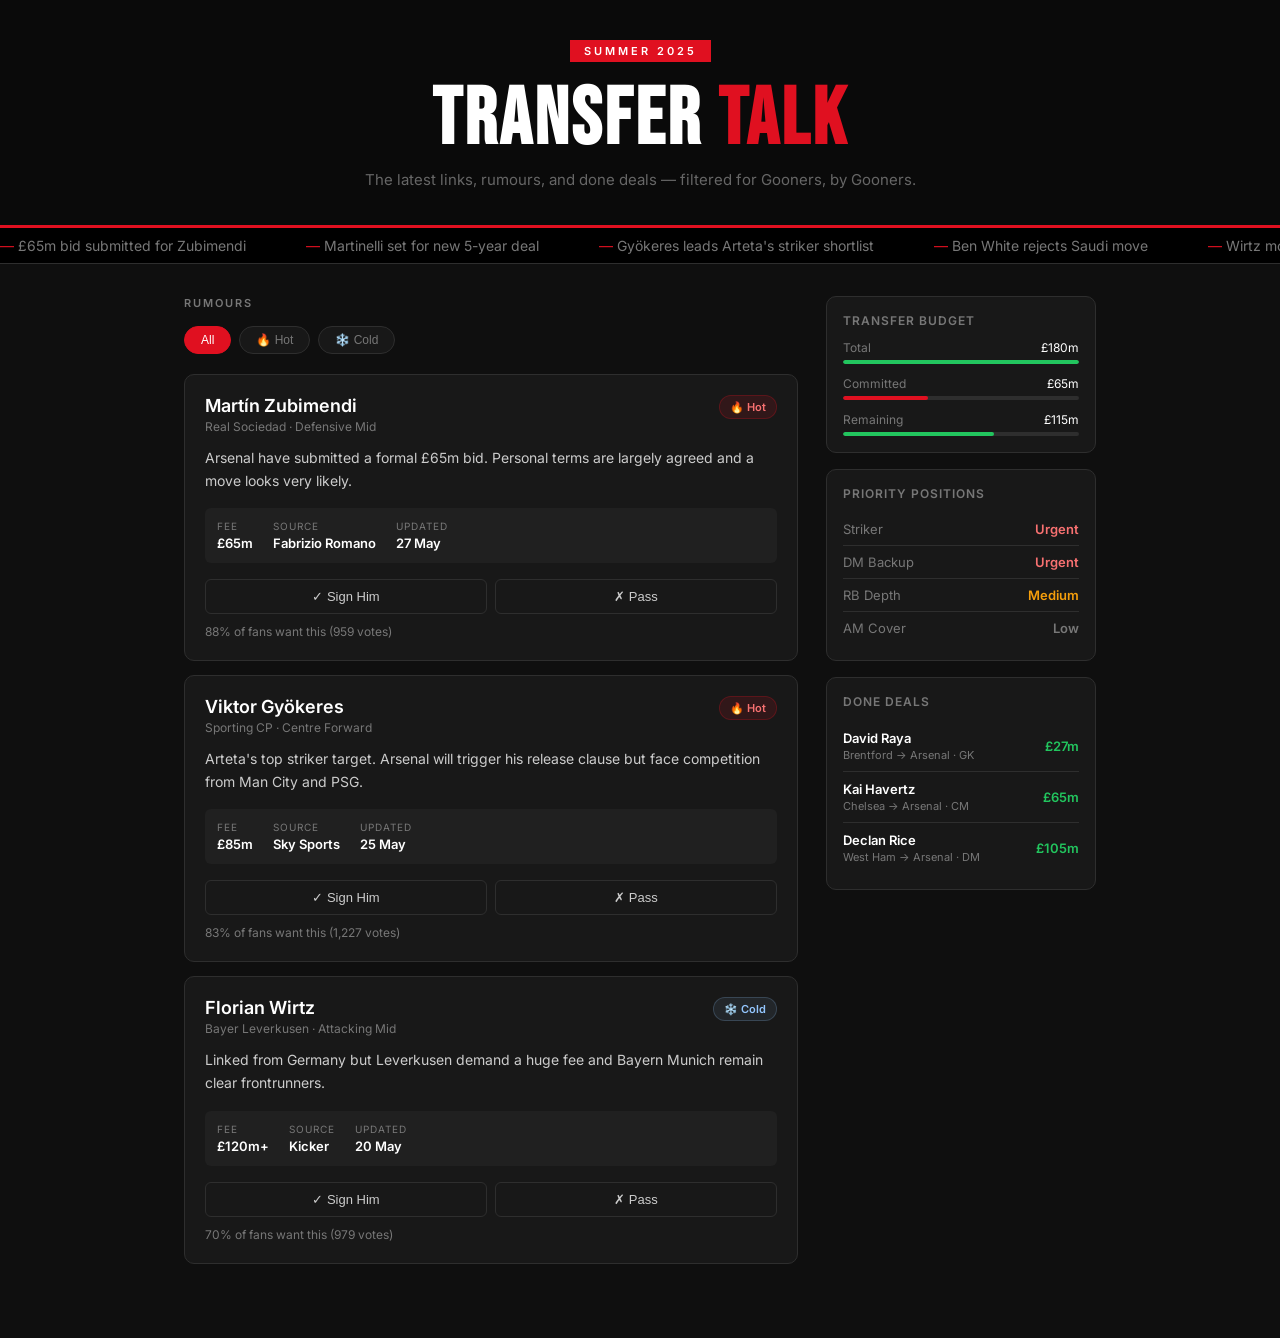
<file: transfers.html>
<!DOCTYPE html>
<html lang="en">
<head>
<meta charset="UTF-8"/>
<meta name="viewport" content="width=device-width, initial-scale=1.0"/>
<title>Transfer Talk</title>
<link href="https://fonts.googleapis.com/css2?family=Bebas+Neue&family=Inter:wght@400;500;600&display=swap" rel="stylesheet">
<style>
*, *::before, *::after {
  box-sizing: border-box;
  margin: 0;
  padding: 0;
}

:root {
  --red: #e01020;
  --green: #22c55e;
  --amber: #f59e0b;
  --bg: #0f0f0f;
  --card: #181818;
  --card2: #202020;
  --border: #2e2e2e;
  --muted: #777;
  --text: #ccc;
}

body {
  background: var(--bg);
  color: #fff;
  font-family: 'Inter', sans-serif;
  font-size: 14px;
}

header {
  background: #0a0a0a;
  padding: 40px 24px 36px;
  text-align: center;
  border-bottom: 3px solid var(--red);
}

.eyebrow {
  display: inline-block;
  background: var(--red);
  font-family: 'Inter', sans-serif;
  font-size: 11px;
  font-weight: 600;
  letter-spacing: 3px;
  text-transform: uppercase;
  padding: 4px 14px;
  margin-bottom: 18px;
}

header h1 {
  font-family: 'Bebas Neue', sans-serif;
  font-size: clamp(52px, 8vw, 80px);
  letter-spacing: 3px;
  line-height: 1;
}

header h1 span {
  color: var(--red);
}

header p {
  color: #666;
  margin-top: 10px;
  font-size: 15px;
}

/* Ticker */
.ticker {
  background: #000;
  border-bottom: 1px solid var(--border);
  overflow: hidden;
  white-space: nowrap;
  padding: 9px 0;
}

.ticker-inner {
  display: inline-block;
  animation: scroll 28s linear infinite;
}

.ticker-inner span {
  margin-right: 56px;
  color: var(--muted);
}

.ticker-inner span::before {
  content: '— ';
  color: var(--red);
}

@keyframes scroll {
  to { transform: translateX(-50%); }
}

/* Layout */
main {
  max-width: 960px;
  margin: 0 auto;
  padding: 32px 24px 60px;
  display: grid;
  grid-template-columns: 1fr 270px;
  gap: 28px;
}

@media (max-width: 740px) {
  main {
    grid-template-columns: 1fr;
  }
}

.section-title {
  font-size: 11px;
  font-weight: 600;
  letter-spacing: 2px;
  text-transform: uppercase;
  color: var(--muted);
  margin-bottom: 16px;
}

/* Filters */
.filters {
  display: flex;
  gap: 8px;
  margin-bottom: 20px;
}

.filters button {
  background: var(--card);
  border: 1px solid var(--border);
  color: var(--muted);
  font-size: 12px;
  font-weight: 500;
  padding: 6px 16px;
  border-radius: 20px;
  cursor: pointer;
  transition: all .15s;
}

.filters button.active,
.filters button:hover {
  background: var(--red);
  border-color: var(--red);
  color: #fff;
}

/* Cards */
.card {
  background: var(--card);
  border: 1px solid var(--border);
  border-radius: 10px;
  padding: 20px;
  margin-bottom: 14px;
  transition: border-color .2s;
}

.card:hover {
  border-color: #444;
}

.card-header {
  display: flex;
  justify-content: space-between;
  align-items: flex-start;
  margin-bottom: 12px;
}

.card h2 {
  font-size: 18px;
  font-weight: 600;
  margin-bottom: 3px;
}

.card .meta {
  color: var(--muted);
  font-size: 12px;
}

.tag {
  font-size: 11px;
  font-weight: 600;
  padding: 4px 10px;
  border-radius: 20px;
  white-space: nowrap;
}

.tag.hot {
  background: rgba(224, 16, 32, .12);
  color: #f87171;
  border: 1px solid rgba(224, 16, 32, .25);
}

.tag.cold {
  background: rgba(147, 197, 253, .08);
  color: #93c5fd;
  border: 1px solid rgba(147, 197, 253, .2);
}

.card p {
  color: var(--text);
  line-height: 1.65;
  margin-bottom: 16px;
}

.card-details {
  display: flex;
  gap: 20px;
  margin-bottom: 16px;
  padding: 12px;
  background: var(--card2);
  border-radius: 6px;
}

.detail-item .label {
  font-size: 10px;
  text-transform: uppercase;
  letter-spacing: 1px;
  color: var(--muted);
  margin-bottom: 3px;
}

.detail-item .val {
  font-size: 13px;
  font-weight: 600;
}

/* Vote */
.vote {
  display: flex;
  gap: 8px;
}

.vote button {
  flex: 1;
  background: transparent;
  border: 1px solid var(--border);
  color: var(--text);
  font-size: 13px;
  font-weight: 500;
  padding: 9px;
  border-radius: 6px;
  cursor: pointer;
  transition: all .15s;
}

.vote button.yes:hover,
.vote button.yes.voted {
  background: rgba(34, 197, 94, .1);
  border-color: var(--green);
  color: var(--green);
}

.vote button.no:hover,
.vote button.no.voted {
  background: rgba(224, 16, 32, .08);
  border-color: var(--red);
  color: #f87171;
}

.vote-result {
  font-size: 12px;
  color: var(--muted);
  margin-top: 10px;
  min-height: 16px;
}

/* Sidebar */
.sidebar {
  display: flex;
  flex-direction: column;
  gap: 16px;
}

.scard {
  background: var(--card);
  border: 1px solid var(--border);
  border-radius: 10px;
  padding: 16px;
}

.scard h3 {
  font-size: 12px;
  font-weight: 600;
  letter-spacing: 1px;
  text-transform: uppercase;
  color: var(--muted);
  margin-bottom: 12px;
}

.srow {
  display: flex;
  justify-content: space-between;
  align-items: center;
  padding: 8px 0;
  border-bottom: 1px solid var(--border);
  font-size: 13px;
}

.srow:last-child {
  border-bottom: none;
}

.srow .l {
  color: var(--muted);
}

.srow .v {
  font-weight: 600;
}

.v.red   { color: #f87171; }
.v.green { color: var(--green); }
.v.amber { color: var(--amber); }

/* Budget bars */
.bar-item {
  margin-bottom: 12px;
}

.bar-item:last-child {
  margin-bottom: 0;
}

.bar-header {
  display: flex;
  justify-content: space-between;
  font-size: 12px;
  margin-bottom: 5px;
}

.bar-header .bl {
  color: var(--muted);
}

.track {
  height: 4px;
  background: var(--border);
  border-radius: 2px;
  overflow: hidden;
}

.fill {
  height: 100%;
  border-radius: 2px;
  background: var(--red);
}

.fill.green {
  background: var(--green);
}

/* Done deals */
.deal {
  display: flex;
  justify-content: space-between;
  align-items: center;
  padding: 9px 0;
  border-bottom: 1px solid var(--border);
}

.deal:last-child {
  border-bottom: none;
}

.deal .name {
  font-weight: 600;
  font-size: 13px;
}

.deal .from {
  color: var(--muted);
  font-size: 11px;
  margin-top: 2px;
}

.deal .fee {
  color: var(--green);
  font-weight: 600;
  font-size: 13px;
}
</style>
</head>
<body>

    <div id="navbar"></div>

<header>
  <div class="eyebrow">Summer 2025</div>
  <h1>TRANSFER <span>TALK</span></h1>
  <p>The latest links, rumours, and done deals — filtered for Gooners, by Gooners.</p>
</header>

<div class="ticker">
  <div class="ticker-inner">
    <span>£65m bid submitted for Zubimendi</span>
    <span>Martinelli set for new 5-year deal</span>
    <span>Gyökeres leads Arteta's striker shortlist</span>
    <span>Ben White rejects Saudi move</span>
    <span>Wirtz monitored but Bayern lead the race</span>
    <span>£65m bid submitted for Zubimendi</span>
    <span>Martinelli set for new 5-year deal</span>
    <span>Gyökeres leads Arteta's striker shortlist</span>
    <span>Ben White rejects Saudi move</span>
    <span>Wirtz monitored but Bayern lead the race</span>
  </div>
</div>

<main>
  <div>
    <div class="section-title">Rumours</div>
    <div class="filters">
      <button class="active" onclick="filter('all', this)">All</button>
      <button onclick="filter('hot', this)">🔥 Hot</button>
      <button onclick="filter('cold', this)">❄️ Cold</button>
    </div>
    <div id="cards"></div>
  </div>

  <aside class="sidebar">
    <div class="scard">
      <h3>Transfer Budget</h3>
      <div class="bar-item"><div class="bar-header"><span class="bl">Total</span><span>£180m</span></div><div class="track"><div class="fill green" style="width:100%"></div></div></div>
      <div class="bar-item"><div class="bar-header"><span class="bl">Committed</span><span>£65m</span></div><div class="track"><div class="fill" style="width:36%"></div></div></div>
      <div class="bar-item"><div class="bar-header"><span class="bl">Remaining</span><span>£115m</span></div><div class="track"><div class="fill green" style="width:64%"></div></div></div>
    </div>
    <div class="scard">
      <h3>Priority Positions</h3>
      <div class="srow"><span class="l">Striker</span><span class="v red">Urgent</span></div>
      <div class="srow"><span class="l">DM Backup</span><span class="v red">Urgent</span></div>
      <div class="srow"><span class="l">RB Depth</span><span class="v amber">Medium</span></div>
      <div class="srow"><span class="l">AM Cover</span><span class="v" style="color:var(--muted)">Low</span></div>
    </div>
    <div class="scard">
      <h3>Done Deals</h3>
      <div class="deal"><div><div class="name">David Raya</div><div class="from">Brentford → Arsenal · GK</div></div><span class="fee">£27m</span></div>
      <div class="deal"><div><div class="name">Kai Havertz</div><div class="from">Chelsea → Arsenal · CM</div></div><span class="fee">£65m</span></div>
      <div class="deal"><div><div class="name">Declan Rice</div><div class="from">West Ham → Arsenal · DM</div></div><span class="fee">£105m</span></div>
    </div>
  </aside>
</main>

<div id="footer"></div>

<script>
  const players = [
    { id:'v1', status:'hot', name:'Martín Zubimendi', club:'Real Sociedad', pos:'Defensive Mid', fee:'£65m', source:'Fabrizio Romano', updated:'27 May', blurb:'Arsenal have submitted a formal £65m bid. Personal terms are largely agreed and a move looks very likely.', yes:847, no:112 },
    { id:'v2', status:'hot', name:'Viktor Gyökeres', club:'Sporting CP', pos:'Centre Forward', fee:'£85m', source:'Sky Sports', updated:'25 May', blurb:"Arteta's top striker target. Arsenal will trigger his release clause but face competition from Man City and PSG.", yes:1023, no:204 },
    { id:'v3', status:'cold', name:'Florian Wirtz', club:'Bayer Leverkusen', pos:'Attacking Mid', fee:'£120m+', source:'Kicker', updated:'20 May', blurb:'Linked from Germany but Leverkusen demand a huge fee and Bayern Munich remain clear frontrunners.', yes:688, no:291 },
  ];

  function cardHTML(p) {
    const total = p.yes + p.no;
    const pct = Math.round(p.yes / total * 100);
    return `
      <div class="card">
        <div class="card-header">
          <div><h2>${p.name}</h2><div class="meta">${p.club} · ${p.pos}</div></div>
          <span class="tag ${p.status}">${p.status === 'hot' ? '🔥 Hot' : '❄️ Cold'}</span>
        </div>
        <p>${p.blurb}</p>
        <div class="card-details">
          <div class="detail-item"><div class="label">Fee</div><div class="val">${p.fee}</div></div>
          <div class="detail-item"><div class="label">Source</div><div class="val">${p.source}</div></div>
          <div class="detail-item"><div class="label">Updated</div><div class="val">${p.updated}</div></div>
        </div>
        <div class="vote">
          <button class="yes" onclick="vote('${p.id}','yes',this)">✓ Sign Him</button>
          <button class="no"  onclick="vote('${p.id}','no',this)">✗ Pass</button>
        </div>
        <div class="vote-result" id="${p.id}">${pct}% of fans want this (${total.toLocaleString()} votes)</div>
      </div>`;
  }

  function render(list) { document.getElementById('cards').innerHTML = list.map(cardHTML).join(''); }

  function filter(status, btn) {
    document.querySelectorAll('.filters button').forEach(b => b.classList.remove('active'));
    btn.classList.add('active');
    render(status === 'all' ? players : players.filter(p => p.status === status));
  }

  function vote(id, choice, btn) {
    const p = players.find(p => p.id === id);
    p[choice]++;
    const total = p.yes + p.no;
    const pct = Math.round(p.yes / total * 100);
    btn.closest('.vote').querySelectorAll('button').forEach(b => b.classList.remove('voted'));
    btn.classList.add('voted');
    document.getElementById(id).textContent = `${pct}% of fans want this signing (${total.toLocaleString()} votes)`;
  }

  render(players);
</script>
</body>
</html>
</file>
<file: community.css>
/* Reset */
*{
    margin:0;
    padding:0;
    box-sizing:border-box;
}

/* Page */
body{
    background:#111;
    color:#fff;
    font-family:'Inter',sans-serif;
}

/* Header */
header{
    background:#000;
    padding:20px;
    text-align:center;
    border-bottom:3px solid #e01020;
}

/* Logo */
header a{
    text-decoration:none;
    color:#fff;
    font-family:'Oswald',sans-serif;
    font-size:30px;
}

header span{
    color:#e01020;
}

/* Hero section */
.hero{
    text-align:center;
    padding:50px 20px;
}

.hero h1{
    font-family:'Oswald',sans-serif;
    font-size:40px;
    margin-bottom:10px;
}

.hero p{
    color:#aaa;
}

/* Create post section */
.post-box{
    width:90%;
    max-width:700px;
    margin:30px auto;
    background:#1a1a1a;
    padding:20px;
    border-top:3px solid #e01020;
}

.post-box h2{
    font-family:'Oswald',sans-serif;
    margin-bottom:15px;
}

textarea{
    width:100%;
    height:120px;
    padding:10px;
    background:#222;
    color:#fff;
    border:1px solid #444;
    resize:none;
    font-family:'Inter',sans-serif;
}

textarea:focus{
    outline:none;
    border-color:#e01020;
}

/* Buttons */
button{
    margin-top:15px;
    padding:10px 20px;
    background:#e01020;
    color:#fff;
    border:none;
    cursor:pointer;
    font-family:'Oswald',sans-serif;
    font-size:16px;
}

button:hover{
    opacity:.9;
}

/* Posts section */
.posts{
    width:90%;
    max-width:700px;
    margin:30px auto;
}

.posts h2{
    font-family:'Oswald',sans-serif;
    margin-bottom:20px;
}

/* Individual post */
.post{
    background:#1a1a1a;
    padding:20px;
    margin-bottom:20px;
    border-left:4px solid #e01020;
}

.post h3{
    color:#e01020;
    margin-bottom:10px;
}

.post p{
    margin-bottom:15px;
    line-height:1.5;
}

.post button{
    margin-top:0;
}

/* Mobile */
@media(max-width:768px){

.hero h1{
    font-size:32px;
}

.post-box,
.posts{
    width:95%;
}

button{
    width:100%;
}

}
</file>
